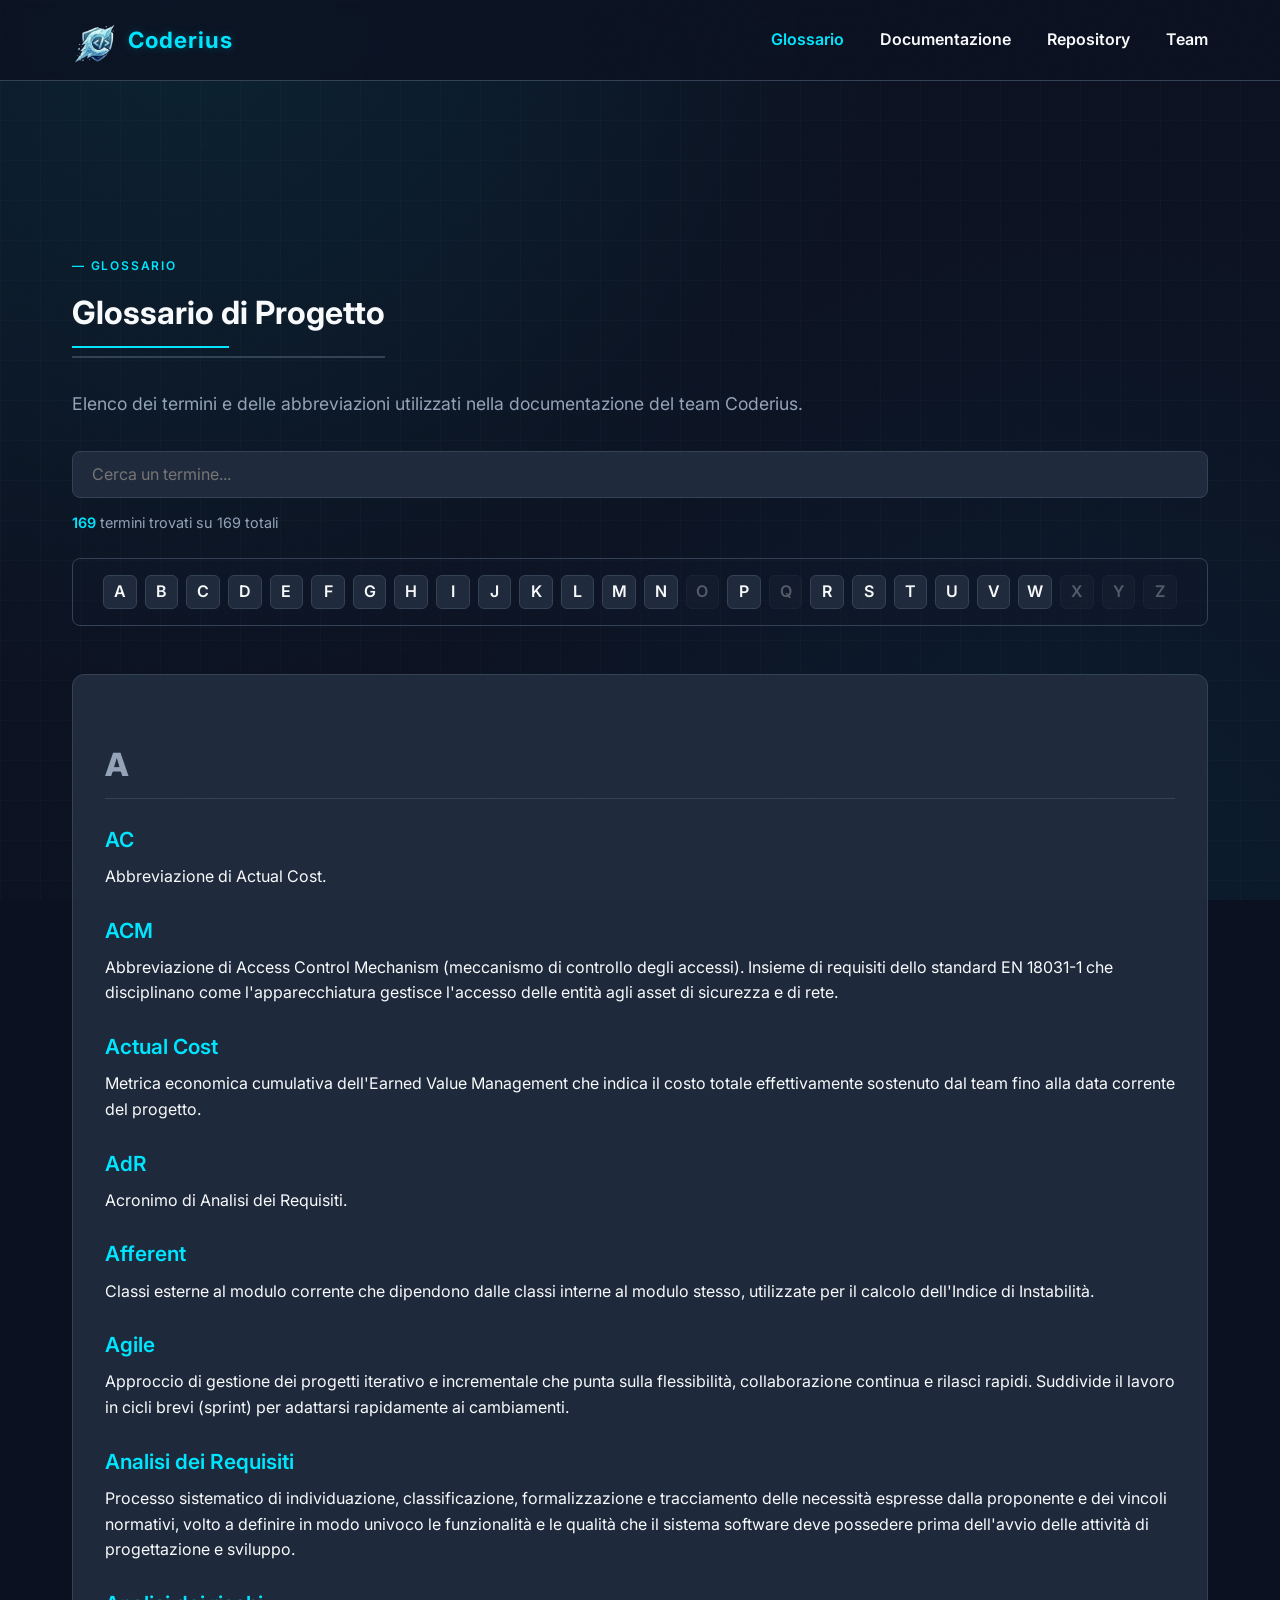
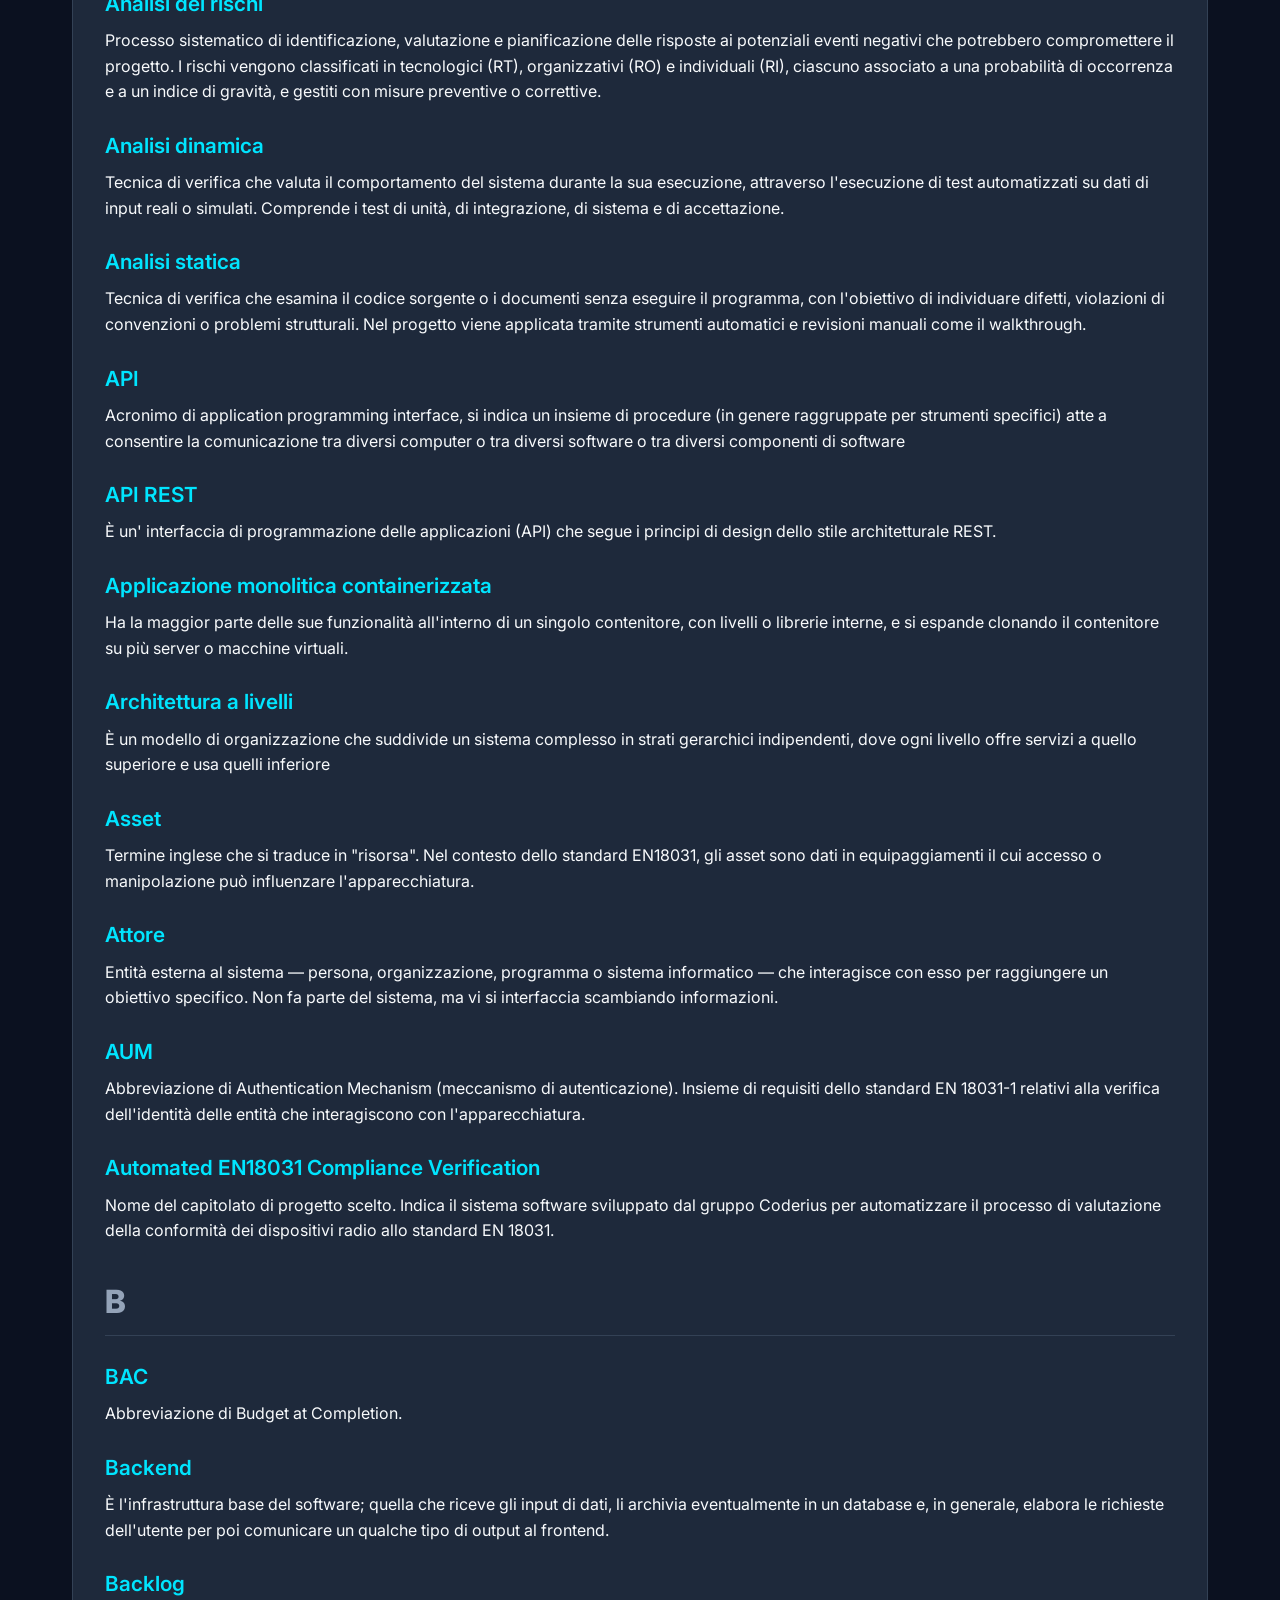
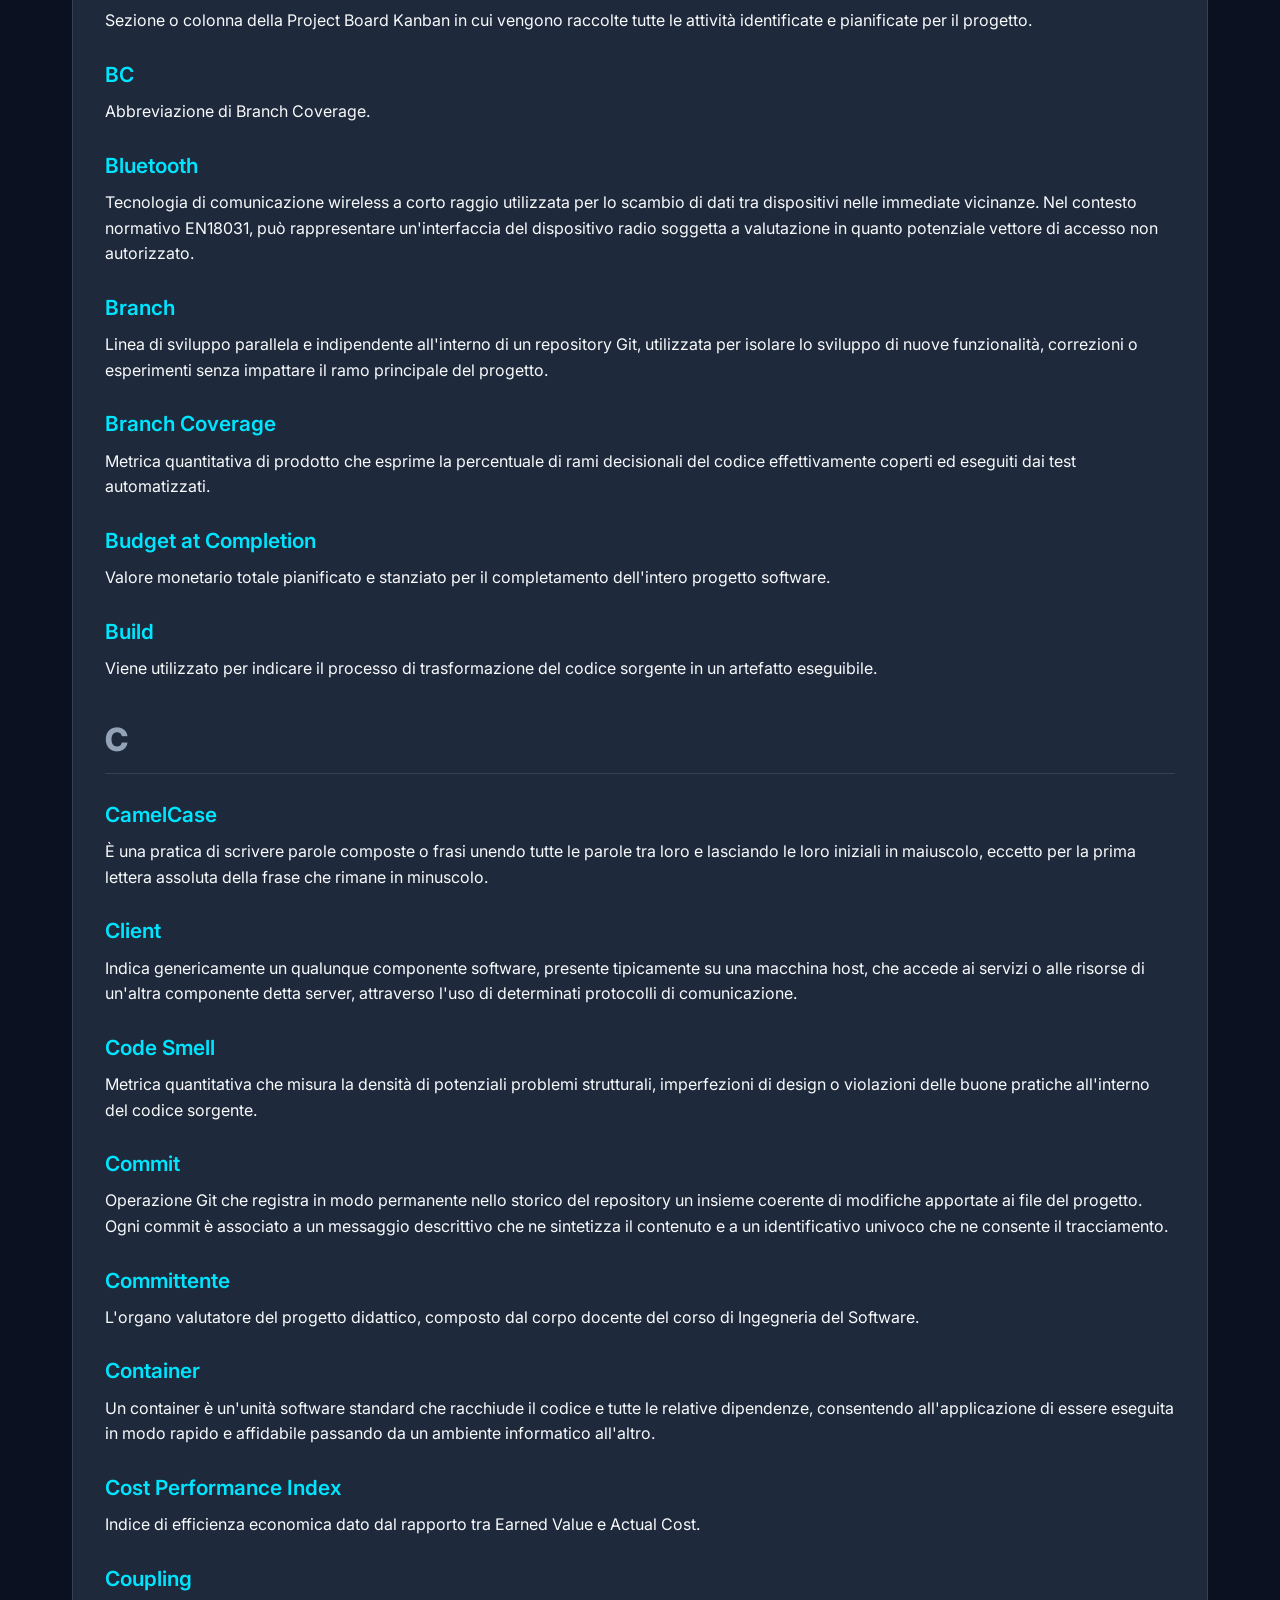
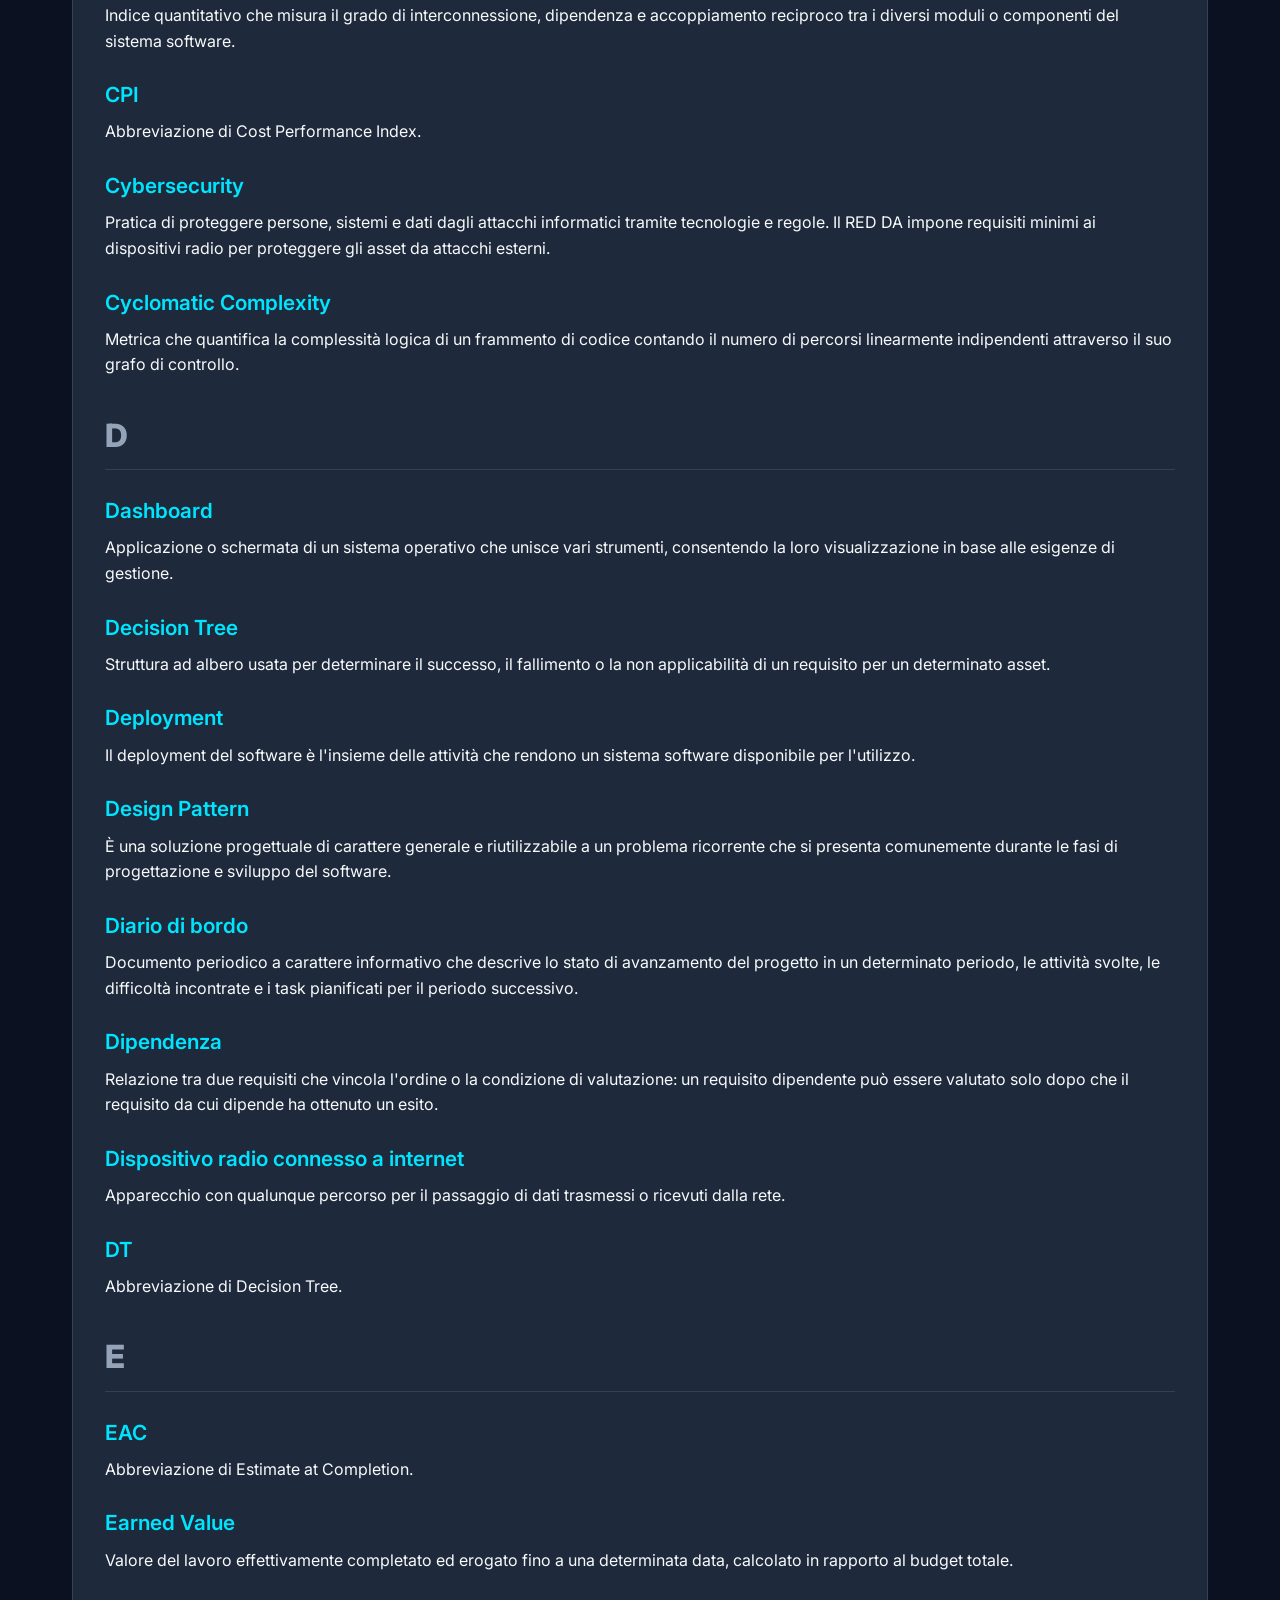
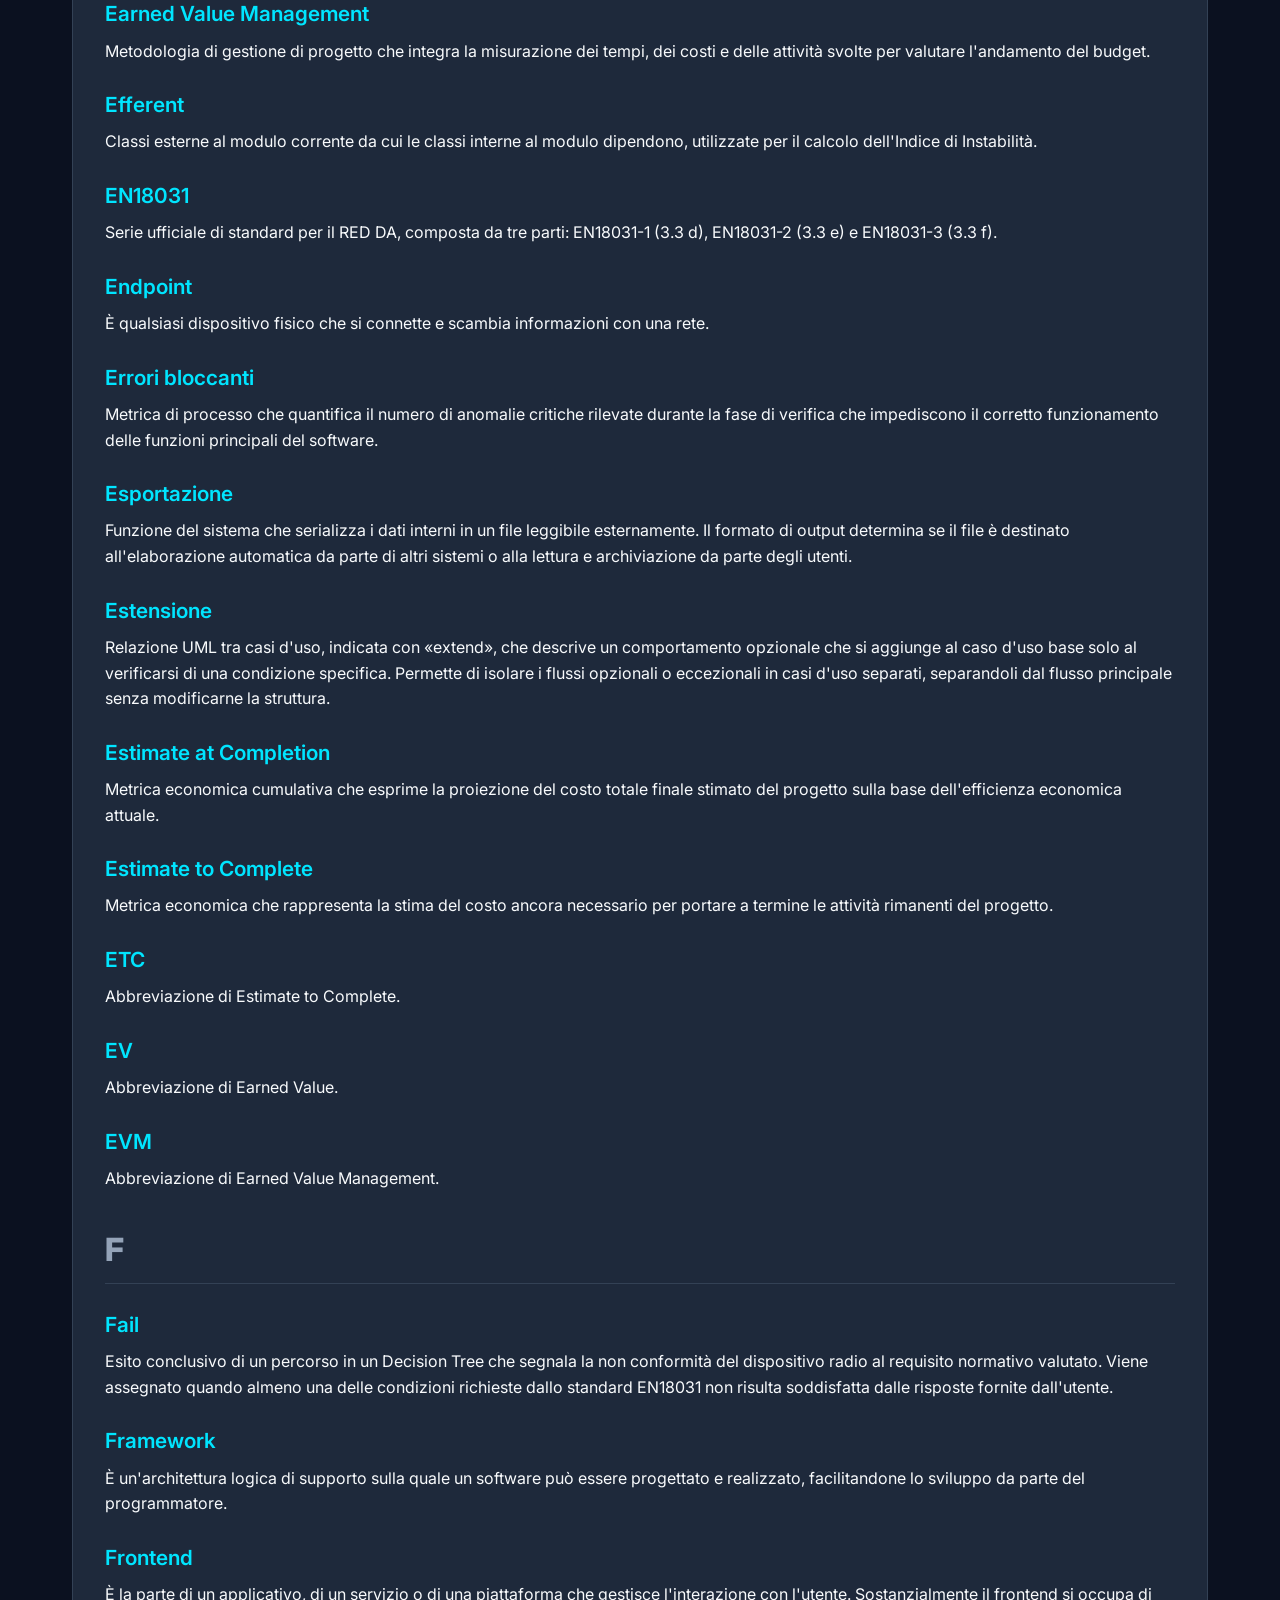
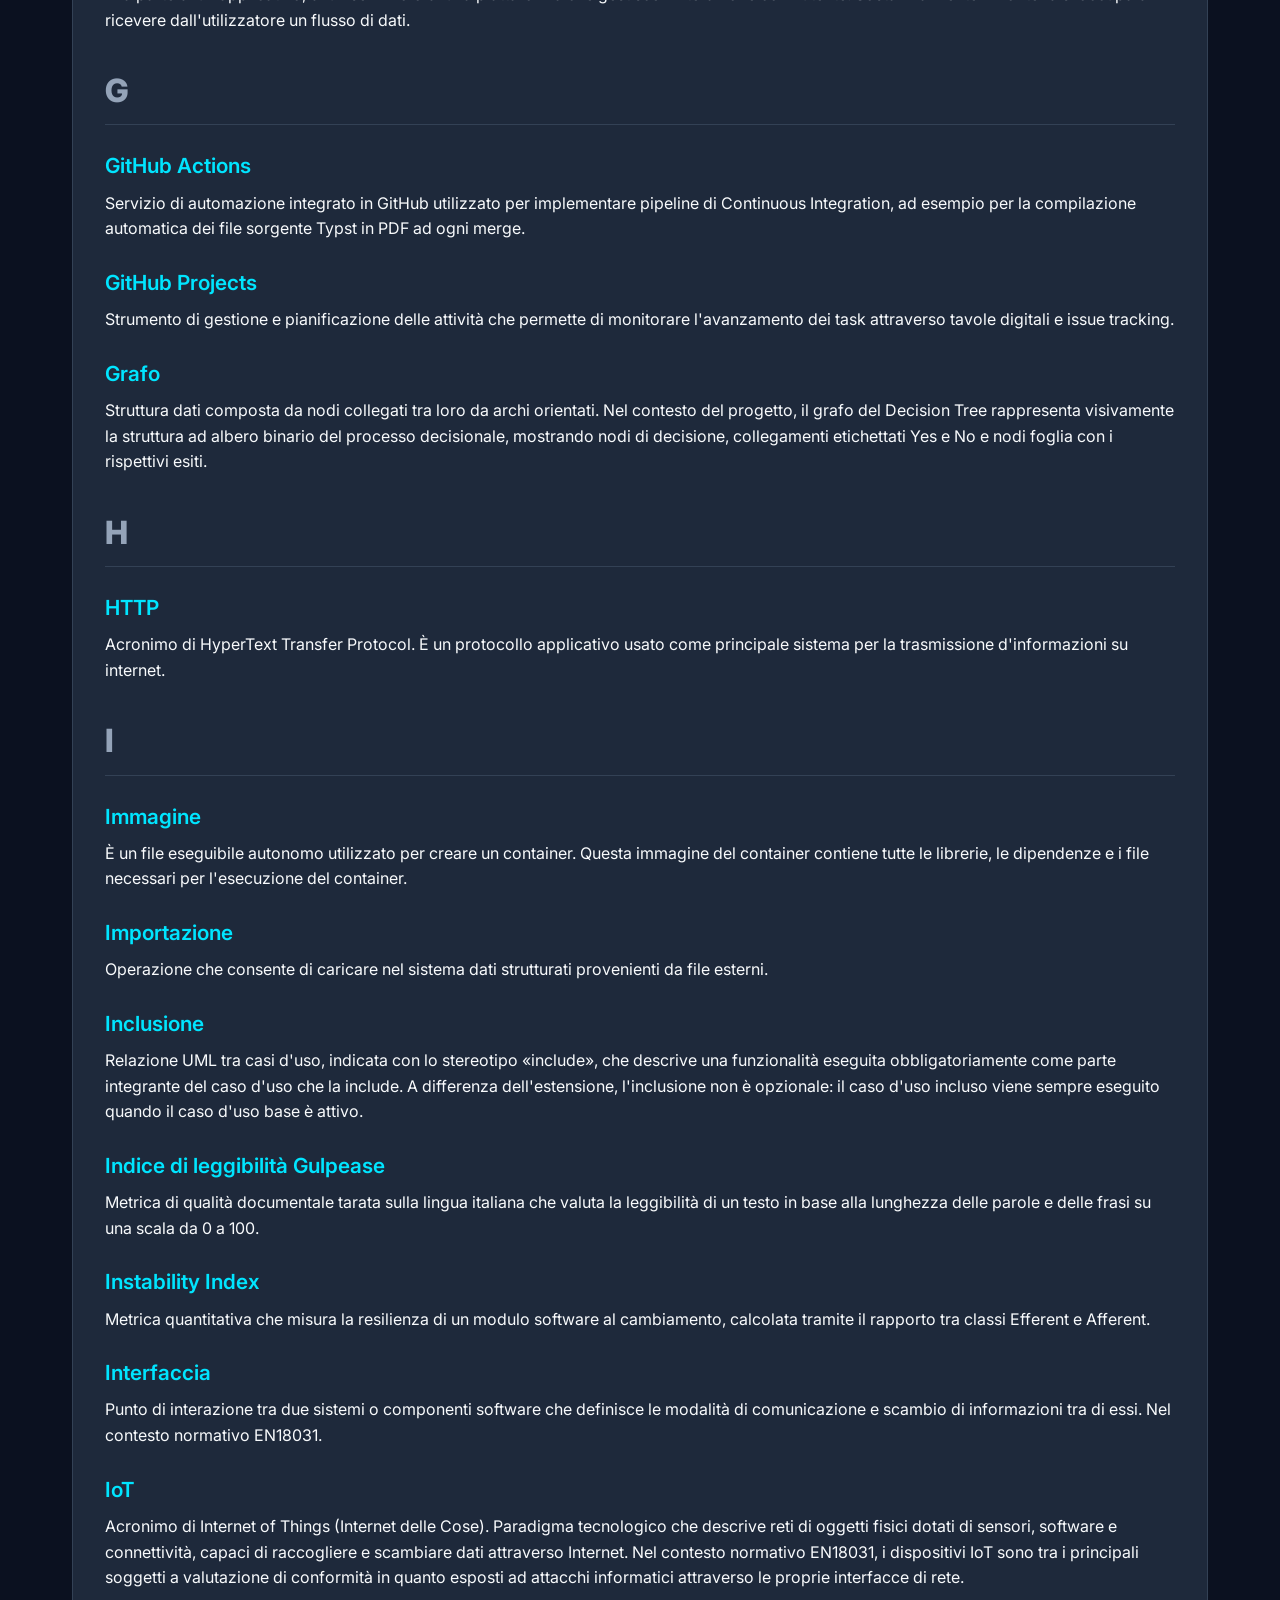
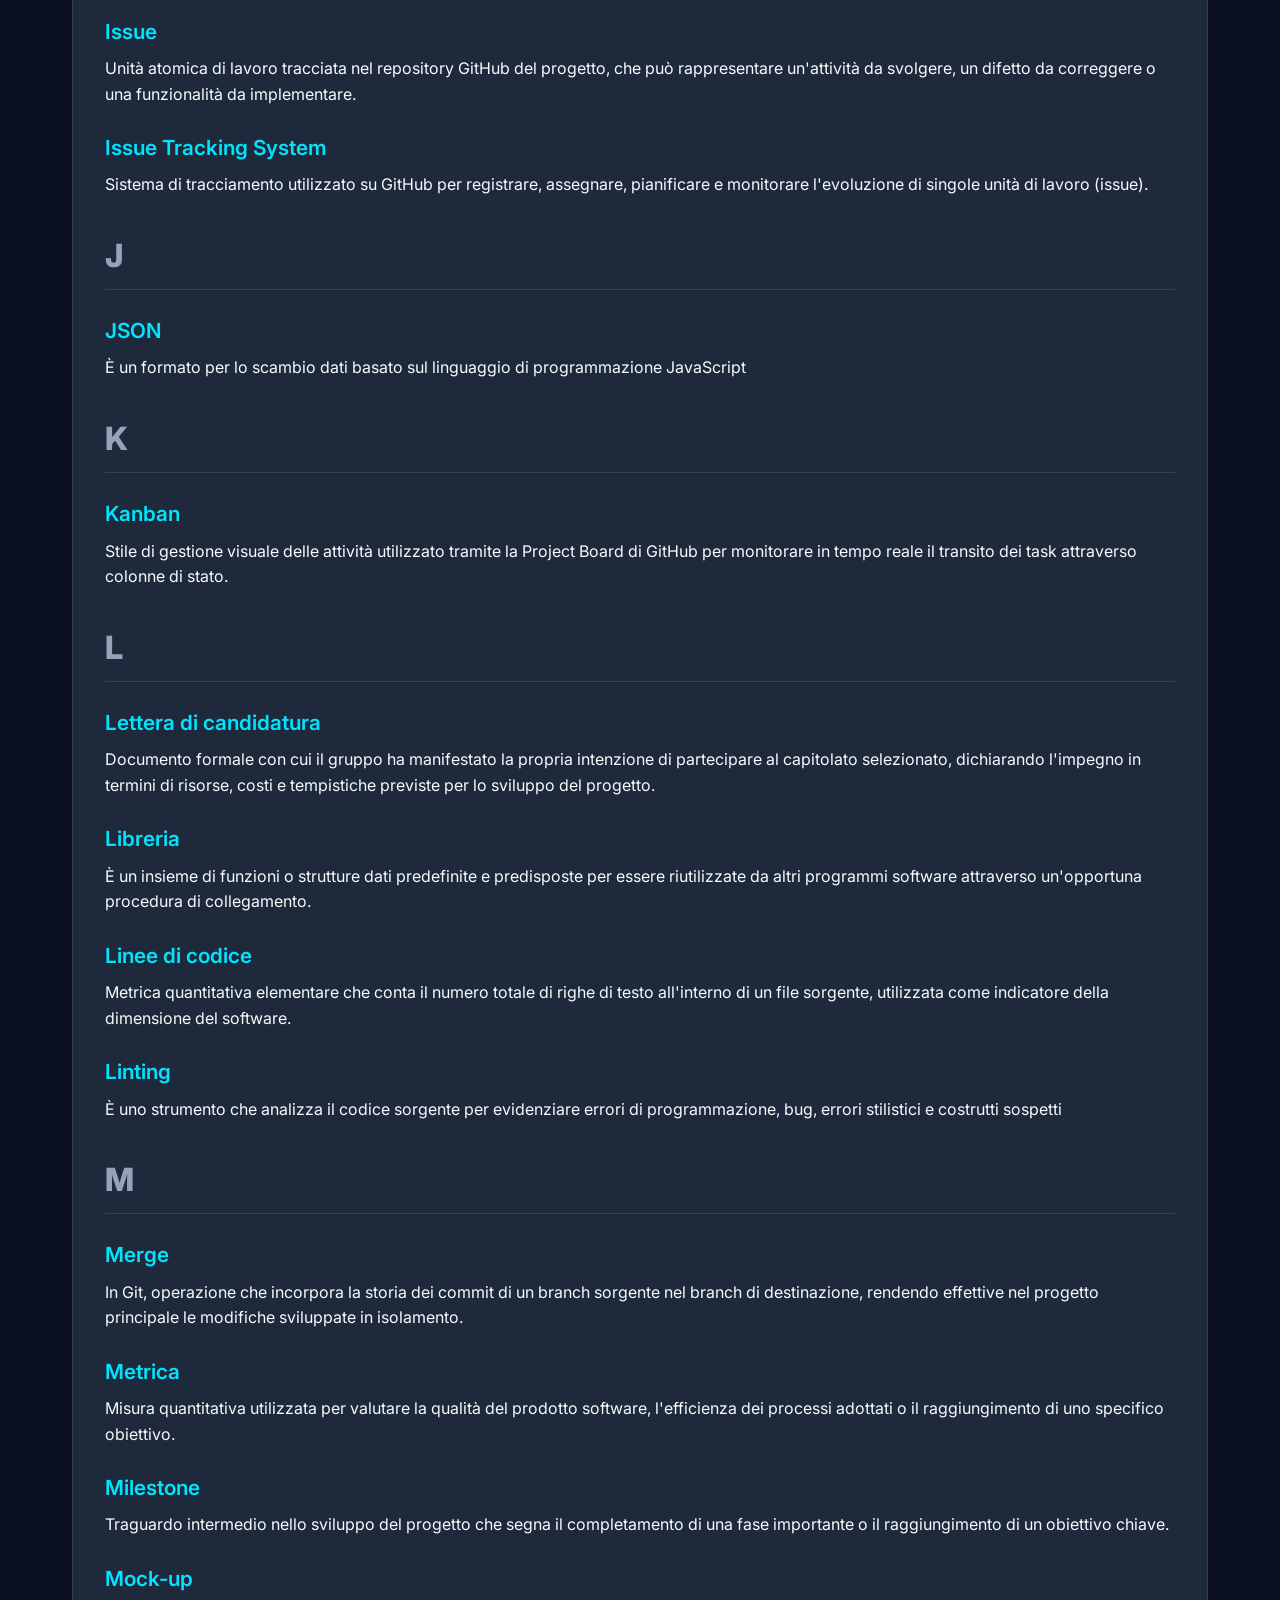
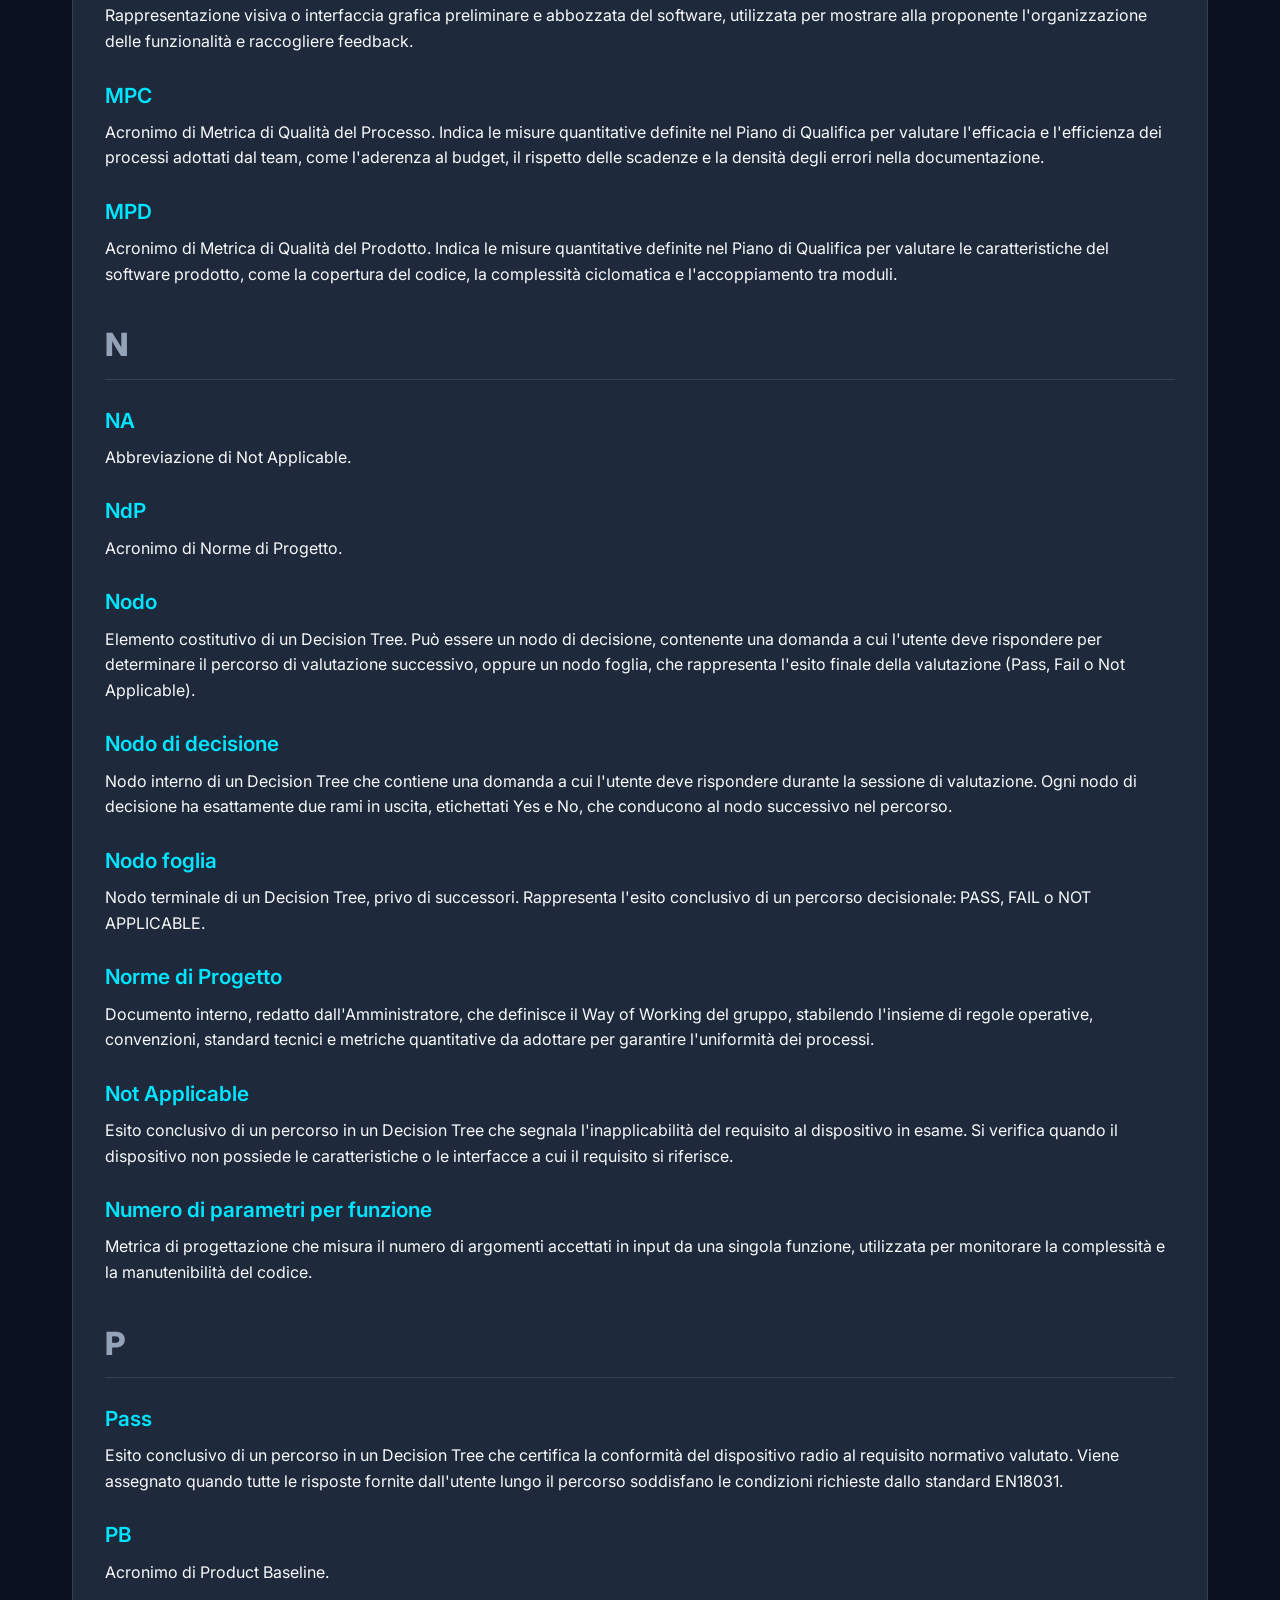
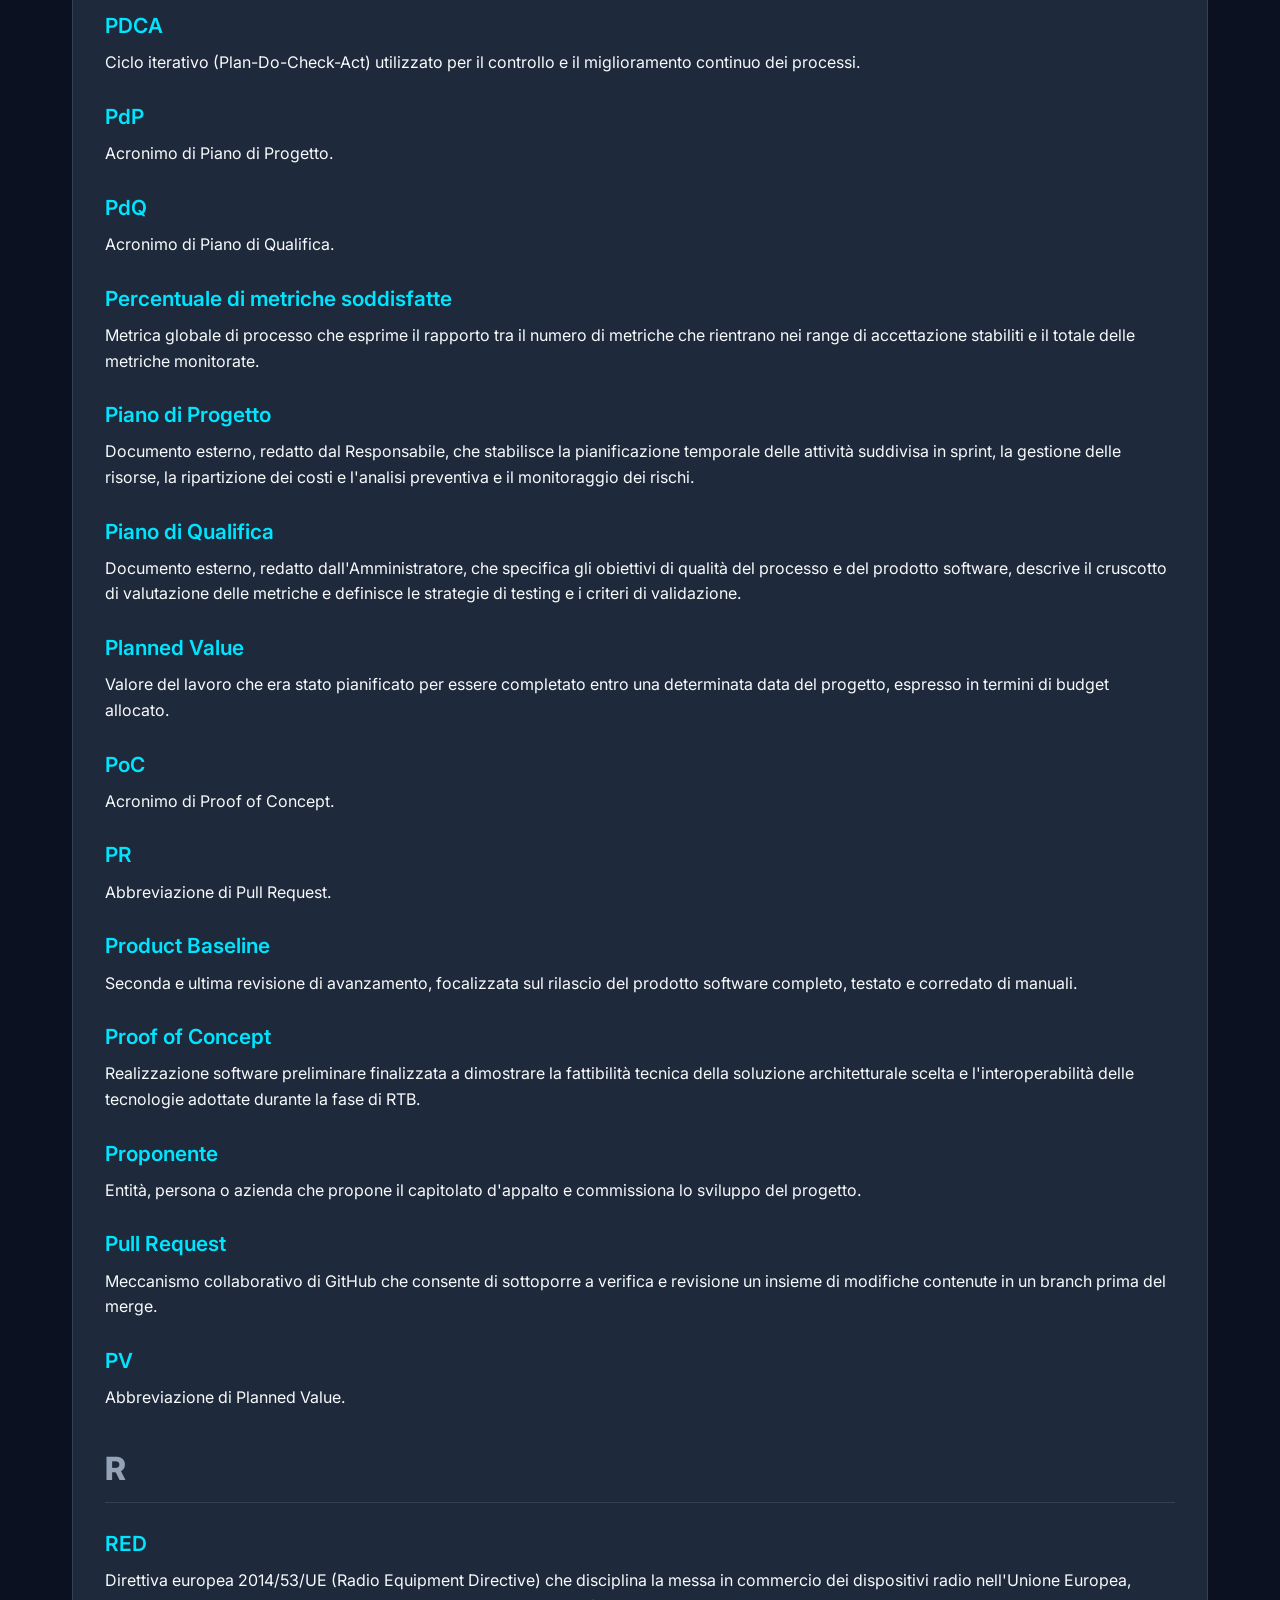
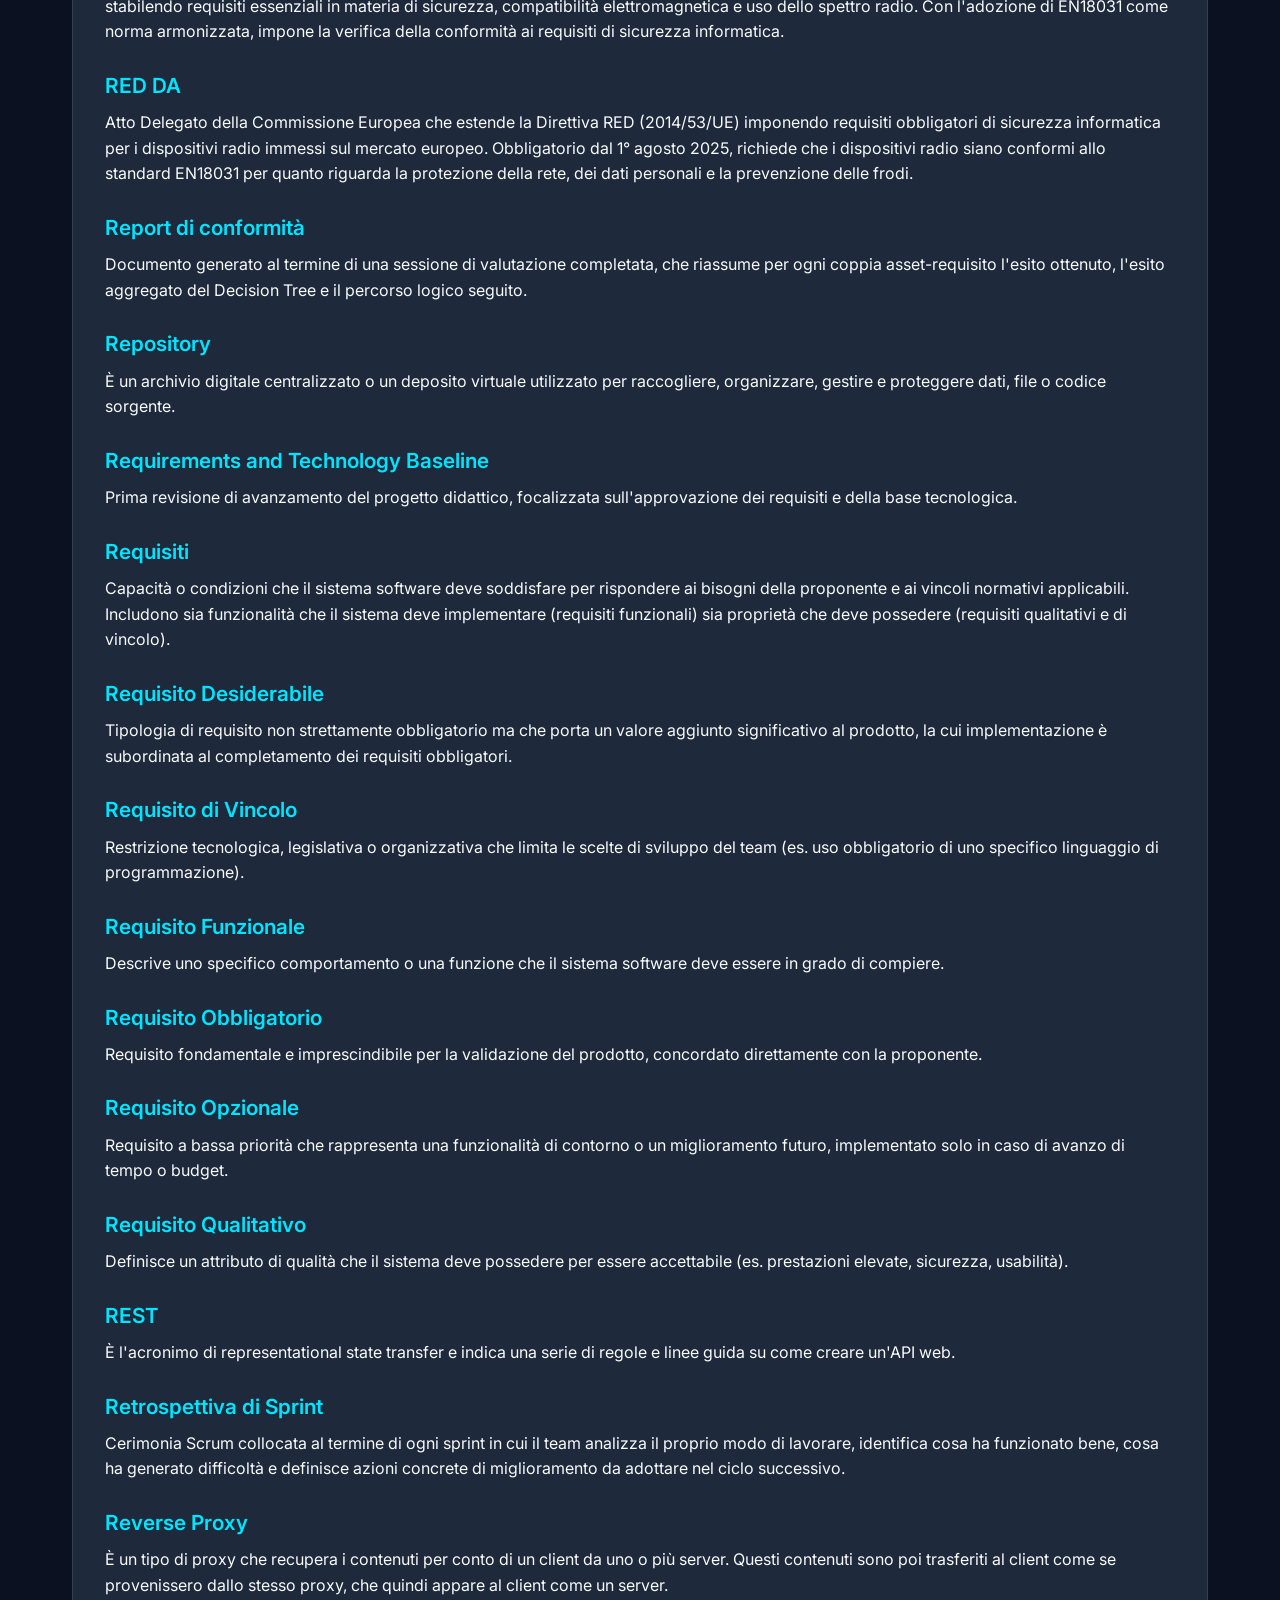
<file: website/glossario.html>
<!DOCTYPE html>
<html lang="it" class="scroll-smooth">
    <head>
        <meta charset="UTF-8">
        <meta name="viewport" content="width=device-width, initial-scale=1.0">
        <title>Glossario | Coderius SWE</title>
        <link rel="icon" type="image/png" href="assets/logoCoderius.png">
        <link rel="preconnect" href="https://fonts.googleapis.com">
        <link rel="preconnect" href="https://fonts.gstatic.com" crossorigin>
        <link href="https://fonts.googleapis.com/css2?family=Inter:wght@300;400;600;800&display=swap" rel="stylesheet">
        <link rel="stylesheet" href="style.css">
        <script src="script.js" defer></script>
    </head>
    <body>
        <header class="site-header">
            <div class="header-inner">
                <a href="index.html" class="logo">
                    <img src="assets/logoCoderius.png" alt="Logo Coderius" class="logo-img">
                    <h1>Coderius</h1>
                </a>
                <nav class="site-nav">
                    <a href="glossario.html" class="active-nav">Glossario</a>
                    <a href="index.html#docs">Documentazione</a>
                    <a href="index.html#repositories">Repository</a>
                    <a href="index.html#team">Team</a>
                </nav>
            </div>
        </header>

        <main class="page-content">
            <section class="docs">
                <div class="container">
                    <span class="section-eyebrow">— Glossario</span>
                    <h1 class="section-title">Glossario di Progetto</h1>
                    <p class="page-description">
                    Elenco dei termini e delle abbreviazioni utilizzati nella documentazione del team Coderius.
                    </p>
                    <div class="glossary-search-wrapper">
                        <input type="text" id="glossary-search" placeholder="Cerca un termine..." autocomplete="off">
                        <p class="search-stats">
                            <span id="found-count">169</span> termini trovati su <span id="total-count">169</span> totali
                        </p>
                    </div>
                    <nav class="glossary-index">
                    <!-- GLOSSARIO_INDEX_START -->
<a href="#letter-A">A</a>
<a href="#letter-B">B</a>
<a href="#letter-C">C</a>
<a href="#letter-D">D</a>
<a href="#letter-E">E</a>
<a href="#letter-F">F</a>
<a href="#letter-G">G</a>
<a href="#letter-H">H</a>
<a href="#letter-I">I</a>
<a href="#letter-J">J</a>
<a href="#letter-K">K</a>
<a href="#letter-L">L</a>
<a href="#letter-M">M</a>
<a href="#letter-N">N</a>
<a class="disabled">O</a>
<a href="#letter-P">P</a>
<a class="disabled">Q</a>
<a href="#letter-R">R</a>
<a href="#letter-S">S</a>
<a href="#letter-T">T</a>
<a href="#letter-U">U</a>
<a href="#letter-V">V</a>
<a href="#letter-W">W</a>
<a class="disabled">X</a>
<a class="disabled">Y</a>
<a class="disabled">Z</a>
<!-- GLOSSARIO_INDEX_END -->
                    </nav>
                    <div class="glossary-container">
                        <p id="no-results" style="display: none;">
                            Nessun termine trovato con i criteri di ricerca inseriti.
                        </p>
                    <!-- GLOSSARIO_LIST_START -->
<div class="glossary-letter" id="letter-A">A</div>
<div class="glossary-term" id="term-ac"><h3>AC</h3><p>Abbreviazione di Actual Cost.</p></div>
<div class="glossary-term" id="term-acm"><h3>ACM</h3><p>Abbreviazione di Access Control Mechanism (meccanismo di controllo degli accessi). Insieme di requisiti dello standard EN 18031-1 che disciplinano come l'apparecchiatura gestisce l'accesso delle entità agli asset di sicurezza e di rete.</p></div>
<div class="glossary-term" id="term-actual-cost"><h3>Actual Cost</h3><p>Metrica economica cumulativa dell'Earned Value Management che indica il costo totale effettivamente sostenuto dal team fino alla data corrente del progetto.</p></div>
<div class="glossary-term" id="term-adr"><h3>AdR</h3><p>Acronimo di Analisi dei Requisiti.</p></div>
<div class="glossary-term" id="term-afferent"><h3>Afferent</h3><p>Classi esterne al modulo corrente che dipendono dalle classi interne al modulo stesso, utilizzate per il calcolo dell'Indice di Instabilità.</p></div>
<div class="glossary-term" id="term-agile"><h3>Agile</h3><p>Approccio di gestione dei progetti iterativo e incrementale che punta sulla flessibilità, collaborazione continua e rilasci rapidi. Suddivide il lavoro in cicli brevi (sprint) per adattarsi rapidamente ai cambiamenti.</p></div>
<div class="glossary-term" id="term-analisi-dei-requisiti"><h3>Analisi dei Requisiti</h3><p>Processo sistematico di individuazione, classificazione, formalizzazione e tracciamento delle necessità espresse dalla proponente e dei vincoli normativi, volto a definire in modo univoco le funzionalità e le qualità che il sistema software deve possedere prima dell'avvio delle attività di progettazione e sviluppo.</p></div>
<div class="glossary-term" id="term-analisi-dei-rischi"><h3>Analisi dei rischi</h3><p>Processo sistematico di identificazione, valutazione e pianificazione delle risposte ai potenziali eventi negativi che potrebbero compromettere il progetto. I rischi vengono classificati in tecnologici (RT), organizzativi (RO) e individuali (RI), ciascuno associato a una probabilità di occorrenza e a un indice di gravità, e gestiti con misure preventive o correttive.</p></div>
<div class="glossary-term" id="term-analisi-dinamica"><h3>Analisi dinamica</h3><p>Tecnica di verifica che valuta il comportamento del sistema durante la sua esecuzione, attraverso l'esecuzione di test automatizzati su dati di input reali o simulati. Comprende i test di unità, di integrazione, di sistema e di accettazione.</p></div>
<div class="glossary-term" id="term-analisi-statica"><h3>Analisi statica</h3><p>Tecnica di verifica che esamina il codice sorgente o i documenti senza eseguire il programma, con l'obiettivo di individuare difetti, violazioni di convenzioni o problemi strutturali. Nel progetto viene applicata tramite strumenti automatici e revisioni manuali come il walkthrough.</p></div>
<div class="glossary-term" id="term-api"><h3>API</h3><p>Acronimo di application programming interface, si indica un insieme di procedure (in genere raggruppate per strumenti specifici) atte a consentire la comunicazione tra diversi computer o tra diversi software o tra diversi componenti di software</p></div>
<div class="glossary-term" id="term-api-rest"><h3>API REST</h3><p>È un' interfaccia di programmazione delle applicazioni (API) che segue i principi di design dello stile architetturale REST.</p></div>
<div class="glossary-term" id="term-applicazione-monolitica-containerizzata"><h3>Applicazione monolitica containerizzata</h3><p>Ha la maggior parte delle sue funzionalità all'interno di un singolo contenitore, con livelli o librerie interne, e si espande clonando il contenitore su più server o macchine virtuali.</p></div>
<div class="glossary-term" id="term-architettura-a-livelli"><h3>Architettura a livelli</h3><p>È un modello di organizzazione che suddivide un sistema complesso in strati gerarchici indipendenti, dove ogni livello offre servizi a quello superiore e usa quelli inferiore</p></div>
<div class="glossary-term" id="term-asset"><h3>Asset</h3><p>Termine inglese che si traduce in "risorsa". Nel contesto dello standard EN18031, gli asset sono dati in equipaggiamenti il cui accesso o manipolazione può influenzare l'apparecchiatura.</p></div>
<div class="glossary-term" id="term-attore"><h3>Attore</h3><p>Entità esterna al sistema — persona, organizzazione, programma o sistema informatico — che interagisce con esso per raggiungere un obiettivo specifico. Non fa parte del sistema, ma vi si interfaccia scambiando informazioni.</p></div>
<div class="glossary-term" id="term-aum"><h3>AUM</h3><p>Abbreviazione di Authentication Mechanism (meccanismo di autenticazione). Insieme di requisiti dello standard EN 18031-1 relativi alla verifica dell'identità delle entità che interagiscono con l'apparecchiatura.</p></div>
<div class="glossary-term" id="term-automated-en18031-compliance-verification"><h3>Automated EN18031 Compliance Verification</h3><p>Nome del capitolato di progetto scelto. Indica il sistema software sviluppato dal gruppo Coderius per automatizzare il processo di valutazione della conformità dei dispositivi radio allo standard EN 18031.</p></div>
<div class="glossary-letter" id="letter-B">B</div>
<div class="glossary-term" id="term-bac"><h3>BAC</h3><p>Abbreviazione di Budget at Completion.</p></div>
<div class="glossary-term" id="term-backend"><h3>Backend</h3><p>È l'infrastruttura base del software; quella che riceve gli input di dati, li archivia eventualmente in un database e, in generale, elabora le richieste dell'utente per poi comunicare un qualche tipo di output al frontend.</p></div>
<div class="glossary-term" id="term-backlog"><h3>Backlog</h3><p>Sezione o colonna della Project Board Kanban in cui vengono raccolte tutte le attività identificate e pianificate per il progetto.</p></div>
<div class="glossary-term" id="term-bc"><h3>BC</h3><p>Abbreviazione di Branch Coverage.</p></div>
<div class="glossary-term" id="term-bluetooth"><h3>Bluetooth</h3><p>Tecnologia di comunicazione wireless a corto raggio utilizzata per lo scambio di dati tra dispositivi nelle immediate vicinanze. Nel contesto normativo EN18031, può rappresentare un'interfaccia del dispositivo radio soggetta a valutazione in quanto potenziale vettore di accesso non autorizzato.</p></div>
<div class="glossary-term" id="term-branch"><h3>Branch</h3><p>Linea di sviluppo parallela e indipendente all'interno di un repository Git, utilizzata per isolare lo sviluppo di nuove funzionalità, correzioni o esperimenti senza impattare il ramo principale del progetto.</p></div>
<div class="glossary-term" id="term-branch-coverage"><h3>Branch Coverage</h3><p>Metrica quantitativa di prodotto che esprime la percentuale di rami decisionali del codice effettivamente coperti ed eseguiti dai test automatizzati.</p></div>
<div class="glossary-term" id="term-budget-at-completion"><h3>Budget at Completion</h3><p>Valore monetario totale pianificato e stanziato per il completamento dell'intero progetto software.</p></div>
<div class="glossary-term" id="term-build"><h3>Build</h3><p>Viene utilizzato per indicare il processo di trasformazione del codice sorgente in un artefatto eseguibile.</p></div>
<div class="glossary-letter" id="letter-C">C</div>
<div class="glossary-term" id="term-camelcase"><h3>CamelCase</h3><p>È una pratica di scrivere parole composte o frasi unendo tutte le parole tra loro e lasciando le loro iniziali in maiuscolo, eccetto per la prima lettera assoluta della frase che rimane in minuscolo.</p></div>
<div class="glossary-term" id="term-client"><h3>Client</h3><p>Indica genericamente un qualunque componente software, presente tipicamente su una macchina host, che accede ai servizi o alle risorse di un'altra componente detta server, attraverso l'uso di determinati protocolli di comunicazione.</p></div>
<div class="glossary-term" id="term-code-smell"><h3>Code Smell</h3><p>Metrica quantitativa che misura la densità di potenziali problemi strutturali, imperfezioni di design o violazioni delle buone pratiche all'interno del codice sorgente.</p></div>
<div class="glossary-term" id="term-commit"><h3>Commit</h3><p>Operazione Git che registra in modo permanente nello storico del repository un insieme coerente di modifiche apportate ai file del progetto. Ogni commit è associato a un messaggio descrittivo che ne sintetizza il contenuto e a un identificativo univoco che ne consente il tracciamento.</p></div>
<div class="glossary-term" id="term-committente"><h3>Committente</h3><p>L'organo valutatore del progetto didattico, composto dal corpo docente del corso di Ingegneria del Software.</p></div>
<div class="glossary-term" id="term-container"><h3>Container</h3><p>Un container è un'unità software standard che racchiude il codice e tutte le relative dipendenze, consentendo all'applicazione di essere eseguita in modo rapido e affidabile passando da un ambiente informatico all'altro.</p></div>
<div class="glossary-term" id="term-cost-performance-index"><h3>Cost Performance Index</h3><p>Indice di efficienza economica dato dal rapporto tra Earned Value e Actual Cost.</p></div>
<div class="glossary-term" id="term-coupling"><h3>Coupling</h3><p>Indice quantitativo che misura il grado di interconnessione, dipendenza e accoppiamento reciproco tra i diversi moduli o componenti del sistema software.</p></div>
<div class="glossary-term" id="term-cpi"><h3>CPI</h3><p>Abbreviazione di Cost Performance Index.</p></div>
<div class="glossary-term" id="term-cybersecurity"><h3>Cybersecurity</h3><p>Pratica di proteggere persone, sistemi e dati dagli attacchi informatici tramite tecnologie e regole. Il RED DA impone requisiti minimi ai dispositivi radio per proteggere gli asset da attacchi esterni.</p></div>
<div class="glossary-term" id="term-cyclomatic-complexity"><h3>Cyclomatic Complexity</h3><p>Metrica che quantifica la complessità logica di un frammento di codice contando il numero di percorsi linearmente indipendenti attraverso il suo grafo di controllo.</p></div>
<div class="glossary-letter" id="letter-D">D</div>
<div class="glossary-term" id="term-dashboard"><h3>Dashboard</h3><p>Applicazione o schermata di un sistema operativo che unisce vari strumenti, consentendo la loro visualizzazione in base alle esigenze di gestione.</p></div>
<div class="glossary-term" id="term-decision-tree"><h3>Decision Tree</h3><p>Struttura ad albero usata per determinare il successo, il fallimento o la non applicabilità di un requisito per un determinato asset.</p></div>
<div class="glossary-term" id="term-deployment"><h3>Deployment</h3><p>Il deployment del software è l'insieme delle attività che rendono un sistema software disponibile per l'utilizzo.</p></div>
<div class="glossary-term" id="term-design-pattern"><h3>Design Pattern</h3><p>È una soluzione progettuale di carattere generale e riutilizzabile a un problema ricorrente che si presenta comunemente durante le fasi di progettazione e sviluppo del software.</p></div>
<div class="glossary-term" id="term-diario-di-bordo"><h3>Diario di bordo</h3><p>Documento periodico a carattere informativo che descrive lo stato di avanzamento del progetto in un determinato periodo, le attività svolte, le difficoltà incontrate e i task pianificati per il periodo successivo.</p></div>
<div class="glossary-term" id="term-dipendenza"><h3>Dipendenza</h3><p>Relazione tra due requisiti che vincola l'ordine o la condizione di valutazione: un requisito dipendente può essere valutato solo dopo che il requisito da cui dipende ha ottenuto un esito.</p></div>
<div class="glossary-term" id="term-dispositivo-radio-connesso-a-internet"><h3>Dispositivo radio connesso a internet</h3><p>Apparecchio con qualunque percorso per il passaggio di dati trasmessi o ricevuti dalla rete.</p></div>
<div class="glossary-term" id="term-dt"><h3>DT</h3><p>Abbreviazione di Decision Tree.</p></div>
<div class="glossary-letter" id="letter-E">E</div>
<div class="glossary-term" id="term-eac"><h3>EAC</h3><p>Abbreviazione di Estimate at Completion.</p></div>
<div class="glossary-term" id="term-earned-value"><h3>Earned Value</h3><p>Valore del lavoro effettivamente completato ed erogato fino a una determinata data, calcolato in rapporto al budget totale.</p></div>
<div class="glossary-term" id="term-earned-value-management"><h3>Earned Value Management</h3><p>Metodologia di gestione di progetto che integra la misurazione dei tempi, dei costi e delle attività svolte per valutare l'andamento del budget.</p></div>
<div class="glossary-term" id="term-efferent"><h3>Efferent</h3><p>Classi esterne al modulo corrente da cui le classi interne al modulo dipendono, utilizzate per il calcolo dell'Indice di Instabilità.</p></div>
<div class="glossary-term" id="term-en18031"><h3>EN18031</h3><p>Serie ufficiale di standard per il RED DA, composta da tre parti: EN18031-1 (3.3 d), EN18031-2 (3.3 e) e EN18031-3 (3.3 f).</p></div>
<div class="glossary-term" id="term-endpoint"><h3>Endpoint</h3><p>È qualsiasi dispositivo fisico che si connette e scambia informazioni con una rete.</p></div>
<div class="glossary-term" id="term-errori-bloccanti"><h3>Errori bloccanti</h3><p>Metrica di processo che quantifica il numero di anomalie critiche rilevate durante la fase di verifica che impediscono il corretto funzionamento delle funzioni principali del software.</p></div>
<div class="glossary-term" id="term-esportazione"><h3>Esportazione</h3><p>Funzione del sistema che serializza i dati interni in un file leggibile esternamente. Il formato di output determina se il file è destinato all'elaborazione automatica da parte di altri sistemi o alla lettura e archiviazione da parte degli utenti.</p></div>
<div class="glossary-term" id="term-estensione"><h3>Estensione</h3><p>Relazione UML tra casi d'uso, indicata con «extend», che descrive un comportamento opzionale che si aggiunge al caso d'uso base solo al verificarsi di una condizione specifica. Permette di isolare i flussi opzionali o eccezionali in casi d'uso separati, separandoli dal flusso principale senza modificarne la struttura.</p></div>
<div class="glossary-term" id="term-estimate-at-completion"><h3>Estimate at Completion</h3><p>Metrica economica cumulativa che esprime la proiezione del costo totale finale stimato del progetto sulla base dell'efficienza economica attuale.</p></div>
<div class="glossary-term" id="term-estimate-to-complete"><h3>Estimate to Complete</h3><p>Metrica economica che rappresenta la stima del costo ancora necessario per portare a termine le attività rimanenti del progetto.</p></div>
<div class="glossary-term" id="term-etc"><h3>ETC</h3><p>Abbreviazione di Estimate to Complete.</p></div>
<div class="glossary-term" id="term-ev"><h3>EV</h3><p>Abbreviazione di Earned Value.</p></div>
<div class="glossary-term" id="term-evm"><h3>EVM</h3><p>Abbreviazione di Earned Value Management.</p></div>
<div class="glossary-letter" id="letter-F">F</div>
<div class="glossary-term" id="term-fail"><h3>Fail</h3><p>Esito conclusivo di un percorso in un Decision Tree che segnala la non conformità del dispositivo radio al requisito normativo valutato. Viene assegnato quando almeno una delle condizioni richieste dallo standard EN18031 non risulta soddisfatta dalle risposte fornite dall'utente.</p></div>
<div class="glossary-term" id="term-framework"><h3>Framework</h3><p>È un'architettura logica di supporto sulla quale un software può essere progettato e realizzato, facilitandone lo sviluppo da parte del programmatore.</p></div>
<div class="glossary-term" id="term-frontend"><h3>Frontend</h3><p>È la parte di un applicativo, di un servizio o di una piattaforma che gestisce l'interazione con l'utente. Sostanzialmente il frontend si occupa di ricevere dall'utilizzatore un flusso di dati.</p></div>
<div class="glossary-letter" id="letter-G">G</div>
<div class="glossary-term" id="term-github-actions"><h3>GitHub Actions</h3><p>Servizio di automazione integrato in GitHub utilizzato per implementare pipeline di Continuous Integration, ad esempio per la compilazione automatica dei file sorgente Typst in PDF ad ogni merge.</p></div>
<div class="glossary-term" id="term-github-projects"><h3>GitHub Projects</h3><p>Strumento di gestione e pianificazione delle attività che permette di monitorare l'avanzamento dei task attraverso tavole digitali e issue tracking.</p></div>
<div class="glossary-term" id="term-grafo"><h3>Grafo</h3><p>Struttura dati composta da nodi collegati tra loro da archi orientati. Nel contesto del progetto, il grafo del Decision Tree rappresenta visivamente la struttura ad albero binario del processo decisionale, mostrando nodi di decisione, collegamenti etichettati Yes e No e nodi foglia con i rispettivi esiti.</p></div>
<div class="glossary-letter" id="letter-H">H</div>
<div class="glossary-term" id="term-http"><h3>HTTP</h3><p>Acronimo di HyperText Transfer Protocol. È un protocollo applicativo usato come principale sistema per la trasmissione d'informazioni su internet.</p></div>
<div class="glossary-letter" id="letter-I">I</div>
<div class="glossary-term" id="term-immagine"><h3>Immagine</h3><p>È un file eseguibile autonomo utilizzato per creare un container. Questa immagine del container contiene tutte le librerie, le dipendenze e i file necessari per l'esecuzione del container.</p></div>
<div class="glossary-term" id="term-importazione"><h3>Importazione</h3><p>Operazione che consente di caricare nel sistema dati strutturati provenienti da file esterni.</p></div>
<div class="glossary-term" id="term-inclusione"><h3>Inclusione</h3><p>Relazione UML tra casi d'uso, indicata con lo stereotipo «include», che descrive una funzionalità eseguita obbligatoriamente come parte integrante del caso d'uso che la include. A differenza dell'estensione, l'inclusione non è opzionale: il caso d'uso incluso viene sempre eseguito quando il caso d'uso base è attivo.</p></div>
<div class="glossary-term" id="term-indice-di-leggibilità-gulpease"><h3>Indice di leggibilità Gulpease</h3><p>Metrica di qualità documentale tarata sulla lingua italiana che valuta la leggibilità di un testo in base alla lunghezza delle parole e delle frasi su una scala da 0 a 100.</p></div>
<div class="glossary-term" id="term-instability-index"><h3>Instability Index</h3><p>Metrica quantitativa che misura la resilienza di un modulo software al cambiamento, calcolata tramite il rapporto tra classi Efferent e Afferent.</p></div>
<div class="glossary-term" id="term-interfaccia"><h3>Interfaccia</h3><p>Punto di interazione tra due sistemi o componenti software che definisce le modalità di comunicazione e scambio di informazioni tra di essi. Nel contesto normativo EN18031.</p></div>
<div class="glossary-term" id="term-iot"><h3>IoT</h3><p>Acronimo di Internet of Things (Internet delle Cose). Paradigma tecnologico che descrive reti di oggetti fisici dotati di sensori, software e connettività, capaci di raccogliere e scambiare dati attraverso Internet. Nel contesto normativo EN18031, i dispositivi IoT sono tra i principali soggetti a valutazione di conformità in quanto esposti ad attacchi informatici attraverso le proprie interfacce di rete.</p></div>
<div class="glossary-term" id="term-issue"><h3>Issue</h3><p>Unità atomica di lavoro tracciata nel repository GitHub del progetto, che può rappresentare un'attività da svolgere, un difetto da correggere o una funzionalità da implementare.</p></div>
<div class="glossary-term" id="term-issue-tracking-system"><h3>Issue Tracking System</h3><p>Sistema di tracciamento utilizzato su GitHub per registrare, assegnare, pianificare e monitorare l'evoluzione di singole unità di lavoro (issue).</p></div>
<div class="glossary-letter" id="letter-J">J</div>
<div class="glossary-term" id="term-json"><h3>JSON</h3><p>È un formato per lo scambio dati basato sul linguaggio di programmazione JavaScript</p></div>
<div class="glossary-letter" id="letter-K">K</div>
<div class="glossary-term" id="term-kanban"><h3>Kanban</h3><p>Stile di gestione visuale delle attività utilizzato tramite la Project Board di GitHub per monitorare in tempo reale il transito dei task attraverso colonne di stato.</p></div>
<div class="glossary-letter" id="letter-L">L</div>
<div class="glossary-term" id="term-lettera-di-candidatura"><h3>Lettera di candidatura</h3><p>Documento formale con cui il gruppo ha manifestato la propria intenzione di partecipare al capitolato selezionato, dichiarando l'impegno in termini di risorse, costi e tempistiche previste per lo sviluppo del progetto.</p></div>
<div class="glossary-term" id="term-libreria"><h3>Libreria</h3><p>È un insieme di funzioni o strutture dati predefinite e predisposte per essere riutilizzate da altri programmi software attraverso un'opportuna procedura di collegamento.</p></div>
<div class="glossary-term" id="term-linee-di-codice"><h3>Linee di codice</h3><p>Metrica quantitativa elementare che conta il numero totale di righe di testo all'interno di un file sorgente, utilizzata come indicatore della dimensione del software.</p></div>
<div class="glossary-term" id="term-linting"><h3>Linting</h3><p>È uno strumento che analizza il codice sorgente per evidenziare errori di programmazione, bug, errori stilistici e costrutti sospetti</p></div>
<div class="glossary-letter" id="letter-M">M</div>
<div class="glossary-term" id="term-merge"><h3>Merge</h3><p>In Git, operazione che incorpora la storia dei commit di un branch sorgente nel branch di destinazione, rendendo effettive nel progetto principale le modifiche sviluppate in isolamento.</p></div>
<div class="glossary-term" id="term-metrica"><h3>Metrica</h3><p>Misura quantitativa utilizzata per valutare la qualità del prodotto software, l'efficienza dei processi adottati o il raggiungimento di uno specifico obiettivo.</p></div>
<div class="glossary-term" id="term-milestone"><h3>Milestone</h3><p>Traguardo intermedio nello sviluppo del progetto che segna il completamento di una fase importante o il raggiungimento di un obiettivo chiave.</p></div>
<div class="glossary-term" id="term-mock-up"><h3>Mock-up</h3><p>Rappresentazione visiva o interfaccia grafica preliminare e abbozzata del software, utilizzata per mostrare alla proponente l'organizzazione delle funzionalità e raccogliere feedback.</p></div>
<div class="glossary-term" id="term-mpc"><h3>MPC</h3><p>Acronimo di Metrica di Qualità del Processo. Indica le misure quantitative definite nel Piano di Qualifica per valutare l'efficacia e l'efficienza dei processi adottati dal team, come l'aderenza al budget, il rispetto delle scadenze e la densità degli errori nella documentazione.</p></div>
<div class="glossary-term" id="term-mpd"><h3>MPD</h3><p>Acronimo di Metrica di Qualità del Prodotto. Indica le misure quantitative definite nel Piano di Qualifica per valutare le caratteristiche del software prodotto, come la copertura del codice, la complessità ciclomatica e l'accoppiamento tra moduli.</p></div>
<div class="glossary-letter" id="letter-N">N</div>
<div class="glossary-term" id="term-na"><h3>NA</h3><p>Abbreviazione di Not Applicable.</p></div>
<div class="glossary-term" id="term-ndp"><h3>NdP</h3><p>Acronimo di Norme di Progetto.</p></div>
<div class="glossary-term" id="term-nodo"><h3>Nodo</h3><p>Elemento costitutivo di un Decision Tree. Può essere un nodo di decisione, contenente una domanda a cui l'utente deve rispondere per determinare il percorso di valutazione successivo, oppure un nodo foglia, che rappresenta l'esito finale della valutazione (Pass, Fail o Not Applicable).</p></div>
<div class="glossary-term" id="term-nodo-di-decisione"><h3>Nodo di decisione</h3><p>Nodo interno di un Decision Tree che contiene una domanda a cui l'utente deve rispondere durante la sessione di valutazione. Ogni nodo di decisione ha esattamente due rami in uscita, etichettati Yes e No, che conducono al nodo successivo nel percorso.</p></div>
<div class="glossary-term" id="term-nodo-foglia"><h3>Nodo foglia</h3><p>Nodo terminale di un Decision Tree, privo di successori. Rappresenta l'esito conclusivo di un percorso decisionale: PASS, FAIL o NOT APPLICABLE.</p></div>
<div class="glossary-term" id="term-norme-di-progetto"><h3>Norme di Progetto</h3><p>Documento interno, redatto dall'Amministratore, che definisce il Way of Working del gruppo, stabilendo l'insieme di regole operative, convenzioni, standard tecnici e metriche quantitative da adottare per garantire l'uniformità dei processi.</p></div>
<div class="glossary-term" id="term-not-applicable"><h3>Not Applicable</h3><p>Esito conclusivo di un percorso in un Decision Tree che segnala l'inapplicabilità del requisito al dispositivo in esame. Si verifica quando il dispositivo non possiede le caratteristiche o le interfacce a cui il requisito si riferisce.</p></div>
<div class="glossary-term" id="term-numero-di-parametri-per-funzione"><h3>Numero di parametri per funzione</h3><p>Metrica di progettazione che misura il numero di argomenti accettati in input da una singola funzione, utilizzata per monitorare la complessità e la manutenibilità del codice.</p></div>
<div class="glossary-letter" id="letter-P">P</div>
<div class="glossary-term" id="term-pass"><h3>Pass</h3><p>Esito conclusivo di un percorso in un Decision Tree che certifica la conformità del dispositivo radio al requisito normativo valutato. Viene assegnato quando tutte le risposte fornite dall'utente lungo il percorso soddisfano le condizioni richieste dallo standard EN18031.</p></div>
<div class="glossary-term" id="term-pb"><h3>PB</h3><p>Acronimo di Product Baseline.</p></div>
<div class="glossary-term" id="term-pdca"><h3>PDCA</h3><p>Ciclo iterativo (Plan-Do-Check-Act) utilizzato per il controllo e il miglioramento continuo dei processi.</p></div>
<div class="glossary-term" id="term-pdp"><h3>PdP</h3><p>Acronimo di Piano di Progetto.</p></div>
<div class="glossary-term" id="term-pdq"><h3>PdQ</h3><p>Acronimo di Piano di Qualifica.</p></div>
<div class="glossary-term" id="term-percentuale-di-metriche-soddisfatte"><h3>Percentuale di metriche soddisfatte</h3><p>Metrica globale di processo che esprime il rapporto tra il numero di metriche che rientrano nei range di accettazione stabiliti e il totale delle metriche monitorate.</p></div>
<div class="glossary-term" id="term-piano-di-progetto"><h3>Piano di Progetto</h3><p>Documento esterno, redatto dal Responsabile, che stabilisce la pianificazione temporale delle attività suddivisa in sprint, la gestione delle risorse, la ripartizione dei costi e l'analisi preventiva e il monitoraggio dei rischi.</p></div>
<div class="glossary-term" id="term-piano-di-qualifica"><h3>Piano di Qualifica</h3><p>Documento esterno, redatto dall'Amministratore, che specifica gli obiettivi di qualità del processo e del prodotto software, descrive il cruscotto di valutazione delle metriche e definisce le strategie di testing e i criteri di validazione.</p></div>
<div class="glossary-term" id="term-planned-value"><h3>Planned Value</h3><p>Valore del lavoro che era stato pianificato per essere completato entro una determinata data del progetto, espresso in termini di budget allocato.</p></div>
<div class="glossary-term" id="term-poc"><h3>PoC</h3><p>Acronimo di Proof of Concept.</p></div>
<div class="glossary-term" id="term-pr"><h3>PR</h3><p>Abbreviazione di Pull Request.</p></div>
<div class="glossary-term" id="term-product-baseline"><h3>Product Baseline</h3><p>Seconda e ultima revisione di avanzamento, focalizzata sul rilascio del prodotto software completo, testato e corredato di manuali.</p></div>
<div class="glossary-term" id="term-proof-of-concept"><h3>Proof of Concept</h3><p>Realizzazione software preliminare finalizzata a dimostrare la fattibilità tecnica della soluzione architetturale scelta e l'interoperabilità delle tecnologie adottate durante la fase di RTB.</p></div>
<div class="glossary-term" id="term-proponente"><h3>Proponente</h3><p>Entità, persona o azienda che propone il capitolato d'appalto e commissiona lo sviluppo del progetto.</p></div>
<div class="glossary-term" id="term-pull-request"><h3>Pull Request</h3><p>Meccanismo collaborativo di GitHub che consente di sottoporre a verifica e revisione un insieme di modifiche contenute in un branch prima del merge.</p></div>
<div class="glossary-term" id="term-pv"><h3>PV</h3><p>Abbreviazione di Planned Value.</p></div>
<div class="glossary-letter" id="letter-R">R</div>
<div class="glossary-term" id="term-red"><h3>RED</h3><p>Direttiva europea 2014/53/UE (Radio Equipment Directive) che disciplina la messa in commercio dei dispositivi radio nell'Unione Europea, stabilendo requisiti essenziali in materia di sicurezza, compatibilità elettromagnetica e uso dello spettro radio. Con l'adozione di EN18031 come norma armonizzata, impone la verifica della conformità ai requisiti di sicurezza informatica.</p></div>
<div class="glossary-term" id="term-red-da"><h3>RED DA</h3><p>Atto Delegato della Commissione Europea che estende la Direttiva RED (2014/53/UE) imponendo requisiti obbligatori di sicurezza informatica per i dispositivi radio immessi sul mercato europeo. Obbligatorio dal 1° agosto 2025, richiede che i dispositivi radio siano conformi allo standard EN18031 per quanto riguarda la protezione della rete, dei dati personali e la prevenzione delle frodi.</p></div>
<div class="glossary-term" id="term-report-di-conformità"><h3>Report di conformità</h3><p>Documento generato al termine di una sessione di valutazione completata, che riassume per ogni coppia asset-requisito l'esito ottenuto, l'esito aggregato del Decision Tree e il percorso logico seguito.</p></div>
<div class="glossary-term" id="term-repository"><h3>Repository</h3><p>È un archivio digitale centralizzato o un deposito virtuale utilizzato per raccogliere, organizzare, gestire e proteggere dati, file o codice sorgente.</p></div>
<div class="glossary-term" id="term-requirements-and-technology-baseline"><h3>Requirements and Technology Baseline</h3><p>Prima revisione di avanzamento del progetto didattico, focalizzata sull'approvazione dei requisiti e della base tecnologica.</p></div>
<div class="glossary-term" id="term-requisiti"><h3>Requisiti</h3><p>Capacità o condizioni che il sistema software deve soddisfare per rispondere ai bisogni della proponente e ai vincoli normativi applicabili. Includono sia funzionalità che il sistema deve implementare (requisiti funzionali) sia proprietà che deve possedere (requisiti qualitativi e di vincolo).</p></div>
<div class="glossary-term" id="term-requisito-desiderabile"><h3>Requisito Desiderabile</h3><p>Tipologia di requisito non strettamente obbligatorio ma che porta un valore aggiunto significativo al prodotto, la cui implementazione è subordinata al completamento dei requisiti obbligatori.</p></div>
<div class="glossary-term" id="term-requisito-di-vincolo"><h3>Requisito di Vincolo</h3><p>Restrizione tecnologica, legislativa o organizzativa che limita le scelte di sviluppo del team (es. uso obbligatorio di uno specifico linguaggio di programmazione).</p></div>
<div class="glossary-term" id="term-requisito-funzionale"><h3>Requisito Funzionale</h3><p>Descrive uno specifico comportamento o una funzione che il sistema software deve essere in grado di compiere.</p></div>
<div class="glossary-term" id="term-requisito-obbligatorio"><h3>Requisito Obbligatorio</h3><p>Requisito fondamentale e imprescindibile per la validazione del prodotto, concordato direttamente con la proponente.</p></div>
<div class="glossary-term" id="term-requisito-opzionale"><h3>Requisito Opzionale</h3><p>Requisito a bassa priorità che rappresenta una funzionalità di contorno o un miglioramento futuro, implementato solo in caso di avanzo di tempo o budget.</p></div>
<div class="glossary-term" id="term-requisito-qualitativo"><h3>Requisito Qualitativo</h3><p>Definisce un attributo di qualità che il sistema deve possedere per essere accettabile (es. prestazioni elevate, sicurezza, usabilità).</p></div>
<div class="glossary-term" id="term-rest"><h3>REST</h3><p>È l'acronimo di representational state transfer e indica una serie di regole e linee guida su come creare un'API web.</p></div>
<div class="glossary-term" id="term-retrospettiva-di-sprint"><h3>Retrospettiva di Sprint</h3><p>Cerimonia Scrum collocata al termine di ogni sprint in cui il team analizza il proprio modo di lavorare, identifica cosa ha funzionato bene, cosa ha generato difficoltà e definisce azioni concrete di miglioramento da adottare nel ciclo successivo.</p></div>
<div class="glossary-term" id="term-reverse-proxy"><h3>Reverse Proxy</h3><p>È un tipo di proxy che recupera i contenuti per conto di un client da uno o più server. Questi contenuti sono poi trasferiti al client come se provenissero dallo stesso proxy, che quindi appare al client come un server.</p></div>
<div class="glossary-term" id="term-ri"><h3>RI</h3><p>Abbreviazione di Rischio Individuale.</p></div>
<div class="glossary-term" id="term-ro"><h3>RO</h3><p>Abbreviazione di Rischio Organizzativo.</p></div>
<div class="glossary-term" id="term-rt"><h3>RT</h3><p>Abbreviazione di Rischio Tecnologico.</p></div>
<div class="glossary-term" id="term-rtb"><h3>RTB</h3><p>Acronimo di Requirements and Technology Baseline.</p></div>
<div class="glossary-letter" id="letter-S">S</div>
<div class="glossary-term" id="term-sc"><h3>SC</h3><p>Abbreviazione di Statement Coverage.</p></div>
<div class="glossary-term" id="term-schedule-performance-index"><h3>Schedule Performance Index</h3><p>Indice di efficienza temporale dato dal rapporto tra Earned Value e Planned Value.</p></div>
<div class="glossary-term" id="term-scrum"><h3>Scrum</h3><p>Framework agile per la gestione di progetti software che organizza il lavoro in iterazioni brevi e a durata fissa chiamate sprint. Prevede ruoli definiti (Product Owner, Scrum Master, Development Team), artefatti strutturati (Product Backlog, Sprint Backlog) e cerimonie ricorrenti (Sprint Planning, Daily Scrum, Sprint Review, Retrospettiva). Favorisce la trasparenza, l'ispezione continua e l'adattamento rapido ai cambiamenti.</p></div>
<div class="glossary-term" id="term-sensibilità"><h3>Sensibilità</h3><p>Attributo booleano di un asset che indica se le informazioni o le funzionalità che esso rappresenta sono di natura sensibile dal punto di vista della sicurezza o della privacy. Influenza la rilevanza dei requisiti normativi applicabili all'asset nel contesto della valutazione EN18031.</p></div>
<div class="glossary-term" id="term-server"><h3>Server</h3><p>È un dispositivo fisico o sistema informatico di elaborazione e gestione del traffico di informazioni. Un server fornisce, a livello logico e fisico, un qualunque tipo di servizio ad altre componenti che ne fanno richiesta attraverso una rete di computer, all'interno di un sistema informatico o anche direttamente in locale.</p></div>
<div class="glossary-term" id="term-sessione-di-valutazione"><h3>Sessione di valutazione</h3><p>Unità di lavoro in cui l'utente valuta la conformità di un dispositivo radio allo standard EN18031, navigando i Decision Tree associati a ciascun asset e requisito e registrando risposte e giustificazioni.</p></div>
<div class="glossary-term" id="term-snakecase"><h3>SnakeCase</h3><p>È la pratica di scrivere gli identificatori separando le parole che li compongono tramite trattino basso, solitamente con le prime lettere delle singole parole in minuscolo, e la prima lettera dell'intero identificatore minuscola o maiuscola</p></div>
<div class="glossary-term" id="term-specializzazione"><h3>Specializzazione</h3><p>Relazione UML tra casi d'uso in cui un caso d'uso figlio eredita le caratteristiche del caso d'uso padre e ne restringe il comportamento per un contesto più specifico.</p></div>
<div class="glossary-term" id="term-spi"><h3>SPI</h3><p>Abbreviazione di Schedule Performance Index.</p></div>
<div class="glossary-term" id="term-sprint"><h3>Sprint</h3><p>Iterazione di sviluppo a durata fissa (tipicamente una o due settimane) al termine della quale il team produce un incremento di prodotto verificabile e potenzialmente rilasciabile. È l'unità base del framework Scrum: ogni sprint inizia con una fase di pianificazione e si conclude con una revisione del lavoro svolto e una retrospettiva.</p></div>
<div class="glossary-term" id="term-stakeholder"><h3>Stakeholder</h3><p>Qualsiasi individuo, gruppo o organizzazione che ha un interesse o è coinvolto nello svolgimento e nel successo del progetto (es. team, docenti, azienda proponente).</p></div>
<div class="glossary-term" id="term-stateless"><h3>Stateless</h3><p>Si intende un carico di lavoro che non richiede la persistenza con stato, ad esempio se il riavvio o la ridistribuzione del carico di lavoro comporta la scomparsa di tutti i dati raccolti o delle impostazioni modificate.</p></div>
<div class="glossary-term" id="term-statement-coverage"><h3>Statement Coverage</h3><p>Metrica quantitativa che indica la percentuale di singole istruzioni del codice sorgente che vengono effettivamente eseguite durante l'esecuzione dei test.</p></div>
<div class="glossary-term" id="term-stato-aggregato"><h3>Stato aggregato</h3><p>Valore sintetico calcolato dal sistema che rappresenta il risultato complessivo della valutazione di un dispositivo o di un asset, ottenuto combinando gli esiti di tutti i requisiti valutati. Può assumere i valori PASS, FAIL o NOT APPLICABLE ed è visualizzabile sia a livello di singolo asset sia a livello dell'intero dispositivo.</p></div>
<div class="glossary-letter" id="letter-T">T</div>
<div class="glossary-term" id="term-template"><h3>Template</h3><p>Modello o schema strutturale predefinito e condiviso dal team per garantire l'uniformità grafica, stilistica e formale dei documenti prodotti.</p></div>
<div class="glossary-term" id="term-tempo-di-risposta"><h3>Tempo di risposta</h3><p>Metrica prestazionale che calcola l'intervallo temporale che intercorre tra l'invio di una richiesta da parte dell'utente e la ricezione dell'output corrispondente dal sistema.</p></div>
<div class="glossary-term" id="term-test-di-accettazione"><h3>Test di Accettazione</h3><p>Fase finale del processo di testing in cui la proponente o gli utenti finali verificano che il sistema soddisfi i requisiti contrattuali e le aspettative concordate, validando i flussi operativi completi in scenari d'uso reali.</p></div>
<div class="glossary-term" id="term-test-di-integrazione"><h3>Test di Integrazione</h3><p>Tipologia di test che verifica la corretta interazione tra moduli o componenti distinti del sistema, accertando che le interfacce tra le parti si comportino come previsto una volta integrate.</p></div>
<div class="glossary-term" id="term-test-di-regressione"><h3>Test di regressione</h3><p>Insieme di test rieseguiti dopo una modifica al codice per verificare che le funzionalità preesistenti non abbiano subito regressioni, ovvero che le modifiche non abbiano introdotto nuovi difetti in parti del sistema precedentemente funzionanti.</p></div>
<div class="glossary-term" id="term-test-di-sistema"><h3>Test di Sistema</h3><p>Tipologia di test condotta sull'intero sistema software integrato per valutarne la conformità ai requisiti architetturali e globali.</p></div>
<div class="glossary-term" id="term-test-di-unità"><h3>Test di Unità</h3><p>Tipologia di test volta a verificare il corretto funzionamento di singole e ridotte unità di codice (es. una funzione) in totale isolamento.</p></div>
<div class="glossary-term" id="term-test-pass-rate"><h3>Test Pass Rate</h3><p>Metrica quantitativa che misura la percentuale di test d'unità, di integrazione o di sistema superati con successo rispetto al totale dei test eseguiti.</p></div>
<div class="glossary-term" id="term-time-efficiency"><h3>Time Efficiency</h3><p>Metrica di processo che misura l'efficienza temporale del team, calcolata come rapporto tra il tempo stimato per il completamento di un'attività e il tempo effettivamente impiegato. Un valore pari a 1 indica piena corrispondenza tra stima e consuntivo; valori inferiori segnalano una tendenza alla sottostima sistematica.</p></div>
<div class="glossary-term" id="term-tpr"><h3>TPR</h3><p>Abbreviazione di Test Pass Rate.</p></div>
<div class="glossary-term" id="term-typst"><h3>Typst</h3><p>Linguaggio di markup e sistema di composizione tipografica utilizzato dal gruppo per scrivere e generare automaticamente in formato PDF i documenti di progetto.</p></div>
<div class="glossary-letter" id="letter-U">U</div>
<div class="glossary-term" id="term-uml"><h3>UML</h3><p>Acronimo di Unified Modeling Language. Linguaggio standard di modellazione visuale utilizzato nell'ingegneria del software per rappresentare struttura e comportamento di un sistema attraverso diagrammi. Fornisce notazioni grafiche organizzate in due famiglie: i diagrammi strutturali, che catturano l'organizzazione statica del sistema e i diagrammi comportamentali, che ne descrivono la dinamica.</p></div>
<div class="glossary-term" id="term-uppersnake"><h3>UpperSnake</h3><p>È una convenzione di scrittura in cui tutte le lettere sono maiuscole e le parole sono separate da un trattino basso.</p></div>
<div class="glossary-term" id="term-use-case"><h3>Use Case</h3><p>Descrizione formale di un'interazione tra uno o più attori e il sistema, finalizzata al raggiungimento di un obiettivo specifico. Include precondizioni, scenario principale, scenari alternativi e postcondizioni. Strumento fondamentale per la raccolta e la formalizzazione dei requisiti funzionali.</p></div>
<div class="glossary-letter" id="letter-V">V</div>
<div class="glossary-term" id="term-validazione"><h3>Validazione</h3><p>Processo volto a verificare che il prodotto software corrisponda alle reali esigenze dell'utente finale e ai requisiti concordati con la proponente. La validazione giudica se il sistema risolve effettivamente il problema per cui è stato commissionato.</p></div>
<div class="glossary-term" id="term-ve"><h3>VE</h3><p>Abbreviazione di Verbale Esterno.</p></div>
<div class="glossary-term" id="term-verbale-esterno"><h3>Verbale Esterno</h3><p>Documento di coordinamento ufficiale che registra l'esito dei meeting, i chiarimenti e le decisioni concordate con soggetti esterni al team, quali l'azienda proponente o il committente.</p></div>
<div class="glossary-term" id="term-verbale-interno"><h3>Verbale Interno</h3><p>Documento di coordinamento che riporta il resoconto delle riunioni interne al team di progetto, registrando l'ordine del giorno, lo svolgimento della discussione, le decisioni prese e il tracciamento delle attività future (TODO).</p></div>
<div class="glossary-term" id="term-vi"><h3>VI</h3><p>Abbreviazione di Verbale Interno.</p></div>
<div class="glossary-term" id="term-vulnerabilità"><h3>Vulnerabilità</h3><p>Debolezza intrinseca in un sistema, in un'applicazione o in una rete che può essere sfruttata da una minaccia informatica per causare un danno (molto rilevante per la tematica RED DA).</p></div>
<div class="glossary-letter" id="letter-W">W</div>
<div class="glossary-term" id="term-walkthrough"><h3>Walkthrough</h3><p>Metodo di analisi statica manuale basato sulla lettura e analisi critica e approfondita di un intero documento o file, utilizzato principalmente a fronte di anomalie complesse non collocate a priori.</p></div>
<div class="glossary-term" id="term-way-of-working"><h3>Way of Working</h3><p>Insieme di regole, convenzioni e processi adottati dal gruppo di lavoro per collaborare in modo efficace ed efficiente.</p></div>
<div class="glossary-term" id="term-wi-fi"><h3>Wi-Fi</h3><p>Tecnologia di comunicazione wireless basata sullo standard IEEE 802.11 che consente la connessione a reti locali senza l'uso di cavi. Nel contesto del progetto, rappresenta una delle possibili interfacce di rete di un dispositivo radio soggette a valutazione normativa secondo EN18031.</p></div>
<div class="glossary-term" id="term-wow"><h3>WoW</h3><p>Acronimo di Way of Working.</p></div>
<!-- GLOSSARIO_LIST_END -->
                    </div>
                </div>
            </section>
        </main>
        <footer>
            <div class="footer-inner">
                <div class="footer-top">
                    <a href="#" class="footer-logo">
                        <img src="assets/logoCoderius.png" alt="Logo Coderius" class="footer-logo-img">
                        <span>Coderius</span>
                    </a>
                    <nav class="footer-nav">
                        <a href="#docs">Documentazione</a>
                        <a href="#repositories">Repository</a>
                        <a href="#team">Team</a>
                    </nav>
                </div>
                <div class="footer-bottom">
                    <p>© 2026 Coderius Group — Università degli Studi di Padova</p>
                </div>
            </div>
        </footer>
    </body>
</html>
</file>
<file: website/style.css>
:root {
    --bg-color: #0b1120;
    --surface-color: #1e293b;
    --surface-hover: #334155;
    --text-primary: #f8fafc;
    --text-secondary: #94a3b8;
    --icy-blue: #00e5ff;
    --icy-blue-dark: #0096c7;
    --icy-glow: rgba(0, 229, 255, 0.25);
    --border-color: #334155;
    
    --transition: all 0.3s ease;
}

* {
    box-sizing: border-box;
    margin: 0;
    padding: 0;
    font-family: 'Inter', sans-serif;
}html {
    scroll-behavior: smooth;
}

body {
    background-color: var(--bg-color);
    background-image: 
        radial-gradient(circle at 15% 0%, rgba(0, 229, 255, 0.08) 0%, transparent 50%),
        radial-gradient(circle at 85% 100%, rgba(0, 150, 199, 0.08) 0%, transparent 50%);
    background-attachment: fixed;
    color: var(--text-primary);
    line-height: 1.6;
    position: relative;
    z-index: 0;
}

body::before {
    content: '';
    position: fixed;
    top: 0; 
    left: 0; 
    width: 100vw; 
    height: 100vh;
    background-image: 
        linear-gradient(rgba(255, 255, 255, 0.02) 1px, transparent 1px),
        linear-gradient(90deg, rgba(255, 255, 255, 0.02) 1px, transparent 1px);
    background-size: 40px 40px;
    pointer-events: none;
    z-index: -1;
}

body::after {
    content: '';
    position: fixed;
    inset: 0;
    background-image: url("data:image/svg+xml,%3Csvg xmlns='http://www.w3.org/2000/svg' width='300' height='300'%3E%3Cfilter id='n'%3E%3CfeTurbulence type='fractalNoise' baseFrequency='0.75' numOctaves='4' stitchTiles='stitch'/%3E%3C/filter%3E%3Crect width='300' height='300' filter='url(%23n)'/%3E%3C/svg%3E");
    opacity: 0.025;
    pointer-events: none;
    z-index: 9998;
}

/* custom scrollbar */
::-webkit-scrollbar { width: 6px; }
::-webkit-scrollbar-track { background: var(--bg-color); }
::-webkit-scrollbar-thumb { background: var(--border-color); border-radius: 3px; }
::-webkit-scrollbar-thumb:hover { background: var(--icy-blue-dark); }


/* --- header e nav --- */
.site-header {
    position: fixed;
    top: 0;
    width: 100%;
    background: rgba(11, 17, 32, 0.8);
    backdrop-filter: blur(10px);
    border-bottom: 1px solid var(--border-color);
    z-index: 1000;
}

.header-inner {
    max-width: 1200px;
    margin: 0 auto;
    padding: 1rem 2rem;
    display: flex;
    justify-content: space-between;
    align-items: center;
}

.logo {
    font-size: 1.5rem;
    font-weight: 800;
    color: var(--text-primary);
    text-decoration: none;
    letter-spacing: 1px;
    display: flex;
    align-items: center;
    gap: 0.5rem;
}

.logo h1 {
    color: var(--icy-blue);
    text-shadow: 0 0 10px var(--icy-glow);
    font-size: 1.4rem;
}

.logo-img {
    width: 3rem;
    height: 3rem;
}

.site-nav a {
    color: var(--text-primary);
    text-decoration: none;
    margin-left: 2rem;
    font-weight: 600;
    font-size: 1rem;
    transition: var(--transition);
}

.site-nav a:hover {
    color: var(--icy-blue);
}

.site-nav a.nav-active {
    color: var(--icy-blue);
}

/* --- layout --- */
main {
    width: 100%;
    padding: 0;
}

.container {
    max-width: 1200px;
    width: 100%;
    margin: 0 auto;
    padding: 0 2rem;
    position: relative;
    z-index: 1;
}

section {
    padding: 6rem 0;
}

.section-alt {
    background-color: color-mix(in srgb, var(--surface-color) 40%, transparent);
    backdrop-filter: blur(8px);
    -webkit-backdrop-filter: blur(8px);
    position: relative;
    padding: 6rem 0;
}

.section-alt::before {
    content: '';
    position: absolute;
    top: 0;
    left: 0;
    right: 0;
    height: 150px; 
    background: linear-gradient(to bottom, var(--bg-color) 0%, transparent 100%);
    pointer-events: none;
    z-index: 0;
}

.section-alt::after {
    content: '';
    position: absolute;
    bottom: 0;
    left: 0;
    right: 0;
    height: 150px; 
    background: linear-gradient(to top, var(--bg-color) 0%, transparent 100%);
    pointer-events: none;
    z-index: 0;
}

/* hero section */
.hero {
    min-height: 100vh;
    display: flex;
    align-items: center;
    justify-content: center;
    padding-top: 5rem;
    text-align: center;
    position: relative;
}

.hero::after {
    content: '';
    position: absolute;
    top: 50%;
    left: 50%;
    transform: translate(-50%, -50%);
    width: 900px;
    height: 600px;
    background: radial-gradient(ellipse, rgba(0, 229, 255, 0.05) 0%, transparent 70%);
    pointer-events: none;
    z-index: 0;
}

.hero-content {
    position: relative;
    z-index: 1;
}

.hero h1 {
    font-size: 5rem;
    font-weight: 800;
    margin-bottom: 1rem;
    background: linear-gradient(to right, #fff, var(--icy-blue), #fff);
    background-size: 200% auto;
    background-clip: text;
    -webkit-background-clip: text;
    -webkit-text-fill-color: transparent;
}

.hero p {
    font-size: 1.4rem;
    color: var(--text-secondary);
    margin-bottom: 2.5rem;
    letter-spacing: 0.03em;
}

.hero-actions {
    display: flex;
    justify-content: center;
    gap: 1rem;
}

.btn {
    padding: 0.75rem 1.5rem;
    border-radius: 8px;
    text-decoration: none;
    font-weight: 600;
    transition: var(--transition);
}

.btn-primary {
    background-color: var(--icy-blue);
    color: #000;
    box-shadow: 0 0 15px var(--icy-glow);
}

.btn-primary:hover {
    background-color: #fff;
    box-shadow: 0 0 25px var(--icy-glow);
}

.btn-outline {
    background-color: transparent;
    color: var(--icy-blue);
    border: 2px solid var(--icy-blue);
    padding: 0.75rem 1.2rem;
}

.btn-outline:hover {
    background-color: var(--icy-glow);
}

/*sections*/
.section-eyebrow {
    display: block;
    font-size: 0.75rem;
    font-weight: 600;
    letter-spacing: 0.15em;
    text-transform: uppercase;
    color: var(--icy-blue);
    margin-bottom: 0.75rem;
}

.section-title.reveal {
    transition-delay: 0.08s;
}

.section-title {
    font-size: 2rem;
    margin-bottom: 2rem;
    color: var(--text-primary);
    border-bottom: 2px solid var(--border-color);
    padding-bottom: 0.5rem;
    display: inline-block;
}

.section-title::after {
    content: '';
    display: block;
    width: 50%;
    height: 2px;
    background: var(--icy-blue);
    margin-top: 0.5rem;
}

.tab-buttons {
    display: flex;
    gap: 1rem;
    margin-bottom: 2rem;
    border-bottom: 1px solid var(--border-color);
    position: relative;
}

.tab-btn {
    background: transparent;
    border: none;
    color: var(--text-secondary);
    padding: 1rem 2rem;
    font-size: 1.1rem;
    font-weight: 600;
    cursor: pointer;
    transition: var(--transition);
    border-bottom: 3px solid transparent;
}

.tab-btn:hover {
    color: var(--icy-blue);
}

.tab-btn.active {
    color: var(--icy-blue);
    border-bottom: 3px solid var(--icy-blue);
}

.tab-content {
    display: none;
    animation: fadeIn 0.4s ease;
}

.tab-content.active {
    display: block;
}

@keyframes fadeIn {
    from { opacity: 0; transform: translateY(10px); }
    to { opacity: 1; transform: translateY(0); }
}

.wip-text {
    color: var(--text-secondary);
    font-style: italic;
}

/*cards documenti */
.doc-grid {
    display: grid;
    grid-template-columns: 1fr;
    gap: 1rem;
}

.doc-card {
    background-color: var(--surface-color);
    border: 1px solid var(--border-color);
    border-radius: 6px;
    padding: 0.75rem 1.25rem;
    text-decoration: none;
    color: var(--text-primary);
    display: flex;
    align-items: center;
    justify-content: flex-start;
    transition: var(--transition);
}

.doc-card:hover {
    background-color: rgba(255, 255, 255, 0.03);
    border-color: var(--border-color);
}

.doc-info {
    display: flex;
    align-items: center;
    justify-content: space-between;
    width: 100%;
}

.doc-info h5 {
    font-size: 0.95rem;
    font-weight: 500;
    margin: 0;
    color: var(--text-primary);
    letter-spacing: 0.2px;
}

.doc-info p {
    font-size: 0.8rem;
    color: var(--text-secondary);
    margin: 0;
    opacity: 0.7;
    transition: var(--transition);
    white-space: nowrap;
}

.doc-card:hover .doc-info p, .doc-card:hover .doc-info h5 {
    opacity: 1;
    color: var(--icy-blue);
}

.doc-icon {
    color: var(--icy-blue);
    font-size: 1.5rem;
}

.doc-accordion {
    width: 100%;
    margin-bottom: 0.5rem;
}

summary.doc-group-title {
    margin-top: 1.5rem;
    padding: 0.75rem 0.5rem; 
    border-bottom: 1px solid var(--border-color);
    color: var(--icy-blue-dark);
    font-size: 1.2rem;
    text-transform: uppercase;
    font-weight: 700;
    cursor: pointer;
    display: flex;
    align-items: center;
    justify-content: space-between;
    list-style: none; 
    user-select: none;
    transition: var(--transition);
}

summary.doc-group-title:hover {
    color: var(--icy-blue);
    border-bottom-color: var(--icy-blue);
}

summary.doc-group-title:hover .chevron {
    color: var(--icy-blue);
}

summary.doc-group-title::-webkit-details-marker {
    display: none;
}

.chevron {
    transition: transform 0.3s ease;
    color: var(--icy-blue-dark);
}

details[open] .chevron {
    transform: rotate(180deg);
}

.accordion-content {
    padding-top: 1rem; 
    display: grid;
    grid-template-columns: 1fr;
    gap: 1rem;
}

.repo-featured {
    max-width: 520px;
}


.repo-card {
    background-color: var(--surface-color);
    border: 1px solid var(--border-color);
    border-radius: 16px;
    padding: 1rem;
    text-decoration: none;
    margin: 1rem 0;
    color: var(--text-primary);
    display: flex;
    align-items: flex-start;
    justify-content: space-between;
    transition: var(--transition);
    position: relative;
    overflow: hidden;
}

.repo-card::before {
    content: '';
    position: absolute;
    top: 0;
    left: 0;
    width: 100%;
    height: 4px;
    background: linear-gradient(90deg, var(--icy-blue-dark), var(--icy-blue));
    opacity: 0.6;
    transition: var(--transition);
}

.repo-card:hover {
    transform: translateY(-5px);
    border-color: var(--icy-blue);
    box-shadow: 0 10px 30px rgba(0,0,0,0.4), 0 0 20px var(--icy-glow);
}

.repo-card:hover::before {
    opacity: 1;
    box-shadow: 0 0 15px var(--icy-blue);
}

.repo-info h3 {
    font-size: 1.4rem;
    margin-bottom: 0.5rem;
    color: var(--text-primary);
}

.repo-info p {
    font-size: 1rem;
    color: var(--text-secondary);
    margin-bottom: 1.5rem;
    line-height: 1.5;
}

.repo-action {
    font-size: 0.9rem;
    font-weight: 600;
    color: var(--icy-blue);
    display: inline-flex;
    align-items: center;
    transition: var(--transition);
}

.repo-action::after {
    content: '→';
    margin-left: 0.5rem;
    transition: transform 0.3s ease;
}

.repo-card:hover .repo-action {
    color: #fff;
}

.repo-card:hover .repo-action::after {
    transform: translateX(6px); 
}

.repo-icon {
    font-size: 2.5rem;
    color: var(--text-secondary);
    transition: var(--transition);
    padding-left: 1rem;
}

/*team section */
.team-grid {
    display: grid;
    grid-template-columns: repeat(3, 1fr); 
    gap: 2rem;
    max-width: 1000px;
    margin: 0 auto;
}

@media (max-width: 900px) {
    .team-grid {
        grid-template-columns: repeat(2, 1fr);
    }
}

@media (max-width: 550px) {
    .team-grid {
        grid-template-columns: 1fr;
    }
}

.member-card {
    background-color: var(--surface-color);
    border-radius: 12px;
    padding: 2rem 1rem;
    text-align: center;
    border: 1px solid var(--border-color);
    transition: var(--transition);
    text-decoration: none;
    color: inherit;
    display: block;
    position: relative;
    overflow: hidden;
}

.member-card::before {
    content: '';
    position: absolute;
    top: 0;
    left: 0;
    width: 100%;
    height: 3px;
    background: linear-gradient(90deg, var(--icy-blue-dark), var(--icy-blue));
    opacity: 0.5;
    transition: var(--transition);
}

.member-card:hover::before {
    opacity: 1;
    box-shadow: 0 0 10px var(--icy-blue);
}

.member-card:hover {
    border-color: var(--icy-blue);
    background-color: var(--surface-hover);
    transform: translateY(-4px);
}

.member-avatar {
    width: 100px;
    height: 100px;
    border-radius: 50%;
    margin: 0 auto 1rem;
    border: 2px solid var(--icy-blue);
    padding: 4px;
    background-color: var(--bg-color);
    transition: var(--transition);
}

.member-card:hover .member-avatar {
    box-shadow: 0 0 15px var(--icy-glow);
    border-width: 3px;
}

.member-name {
    font-weight: 600;
    font-size: 1.1rem;
    transition: color 0.3s ease;
}

.member-card:hover .member-name {
    color: var(--icy-blue);
}

/* --- footer --- */
footer {
    background-color: var(--surface-color);
    border-top: 1px solid var(--border-color);
}

.footer-inner {
    max-width: 1200px;
    margin: 0 auto;
    padding: 0 2rem;
}

.footer-top {
    display: flex;
    justify-content: space-between;
    align-items: center;
    padding: 2.5rem 0;
    border-bottom: 1px solid var(--border-color);
}

.footer-logo {
    display: flex;
    align-items: center;
    gap: 0.5rem;
    text-decoration: none;
    color: var(--text-primary);
    font-weight: 800;
    font-size: 1.1rem;
}

.footer-logo span {
    color: var(--icy-blue);
    text-shadow: 0 0 10px var(--icy-glow);
}

.footer-logo-img {
    width: 1.8rem;
    height: 1.8rem;
}

.footer-nav {
    display: flex;
    gap: 2rem;
}

.footer-nav a {
    color: var(--text-secondary);
    text-decoration: none;
    font-size: 0.9rem;
    transition: color 0.3s ease;
}

.footer-nav a:hover {
    color: var(--icy-blue);
}

.footer-bottom {
    padding: 1.5rem 0;
    text-align: center;
    color: var(--text-secondary);
    font-size: 0.875rem;
}

@media (max-width: 600px) {
    .footer-top {
        flex-direction: column;
        gap: 1.5rem;
        text-align: center;
    }
}

/* member cards on section-alt need contrast against the lighter background */
.section-alt .member-card {
    background-color: var(--bg-color);
}

.section-alt .member-card:hover {
    background-color: rgba(11, 17, 32, 0.7);
}

/* hero entrance */
.hero h1 {
    animation: fadeIn 0.6s ease both, shimmer 5s linear 0.6s infinite;
}

@keyframes shimmer {
    0%   { background-position: 0% center; }
    100% { background-position: 200% center; }
}

.hero p {
    animation: none;
    opacity: 0;
}

.hero-actions {
    animation: fadeIn 0.6s ease 0.3s both;
}

.scroll-indicator {
    margin-top: 2.5rem;
    color: var(--text-secondary);
    font-size: 1.2rem;
    animation: fadeIn 0.6s ease 0.45s both, bounce 2s ease-in-out 1.2s infinite;
    display: block;
}

@keyframes bounce {
    0%, 100% { transform: translateY(0); }
    50% { transform: translateY(8px); }
}

/* scroll reveal */
.reveal {
    opacity: 0;
    transform: translateY(20px);
    transition: opacity 0.5s ease, transform 0.5s ease;
}

.reveal.visible {
    opacity: 1;
    transform: translateY(0);
}

.page-content {
    padding-top: 10rem;
    min-height: 80vh;
}

.page-description {
    color: var(--text-secondary);
    margin-bottom: 2rem;
    font-size: 1.1rem;
}

.active-nav {
    color: var(--icy-blue) !important;
}

.glossary-container {
    background-color: var(--surface-color);
    border: 1px solid var(--border-color);
    border-radius: 12px;
    padding: 2rem;
}

.glossary-letter {
    color: var(--text-secondary);
    font-size: 3rem;
    border-bottom: 1px solid var(--border-color);
    padding-bottom: 0.5rem;
    margin-top: 2rem;
    margin-bottom: 1.5rem;
    font-weight: 800;
}

.glossary-container .glossary-letter:first-child {
    margin-top: 0;
}

.glossary-term {
    margin-bottom: 1.5rem;
    scroll-margin-top: 120px;
}

.glossary-term:last-child {
    margin-bottom: 0;
}

.glossary-term h3 {
    color: var(--icy-blue);
    font-weight: 600;
    margin-bottom: 0.5rem;
    font-size: 1.3rem;
}

.glossary-term p {
    color: var(--text-primary);
}


.glossary-index {
    display: flex;
    flex-wrap: wrap;
    gap: 0.5rem;
    margin-bottom: 3rem;
    padding: 1rem;
    background-color: rgba(30, 41, 59, 0.5);
    border-radius: 8px;
    border: 1px solid var(--border-color);
    justify-content: center;
    background-color: rgba(15, 23, 42, 0.4);
}

.glossary-index a {
    display: inline-flex;
    align-items: center;
    justify-content: center;
    width: 2.1rem;
    height: 2.1rem;
    border-radius: 6px;
    background-color: var(--surface-color);
    color: var(--text-primary);
    text-decoration: none;
    font-weight: 600;
    transition: var(--transition);
    border: 1px solid var(--border-color);
}

.glossary-index a:hover {
    background-color: var(--icy-blue);
    color: #000;
    border-color: var(--icy-blue);
    box-shadow: 0 0 10px var(--icy-glow);
}

.glossary-index a.disabled {
    opacity: 0.3;
    pointer-events: none;
    cursor: default;
}

.glossary-letter {
    color: var(--text-secondary);
    font-size: 2rem;
    border-bottom: 1px solid var(--border-color);
    padding-bottom: 0.5rem;
    margin-top: 2rem;
    margin-bottom: 1.5rem;
    scroll-margin-top: 120px; 
}

.glossary-search-wrapper {
    margin-bottom: 1.5rem;
}

#glossary-search {
    width: 100%;
    padding: 0.8rem 1.2rem;
    background: var(--surface-color);
    border: 1px solid var(--border-color);
    border-radius: 8px;
    color: var(--text-primary);
    font-size: 1rem;
    outline: none;
    transition: var(--transition);
}

#glossary-search:focus {
    border-color: var(--icy-blue);
    box-shadow: 0 0 15px var(--icy-glow);
    background-color: rgba(30, 41, 59, 0.8);
}
.search-stats {
    margin-top: 0.8rem;
    font-size: 0.9rem;
    color: var(--text-secondary);
}

#found-count {
    color: var(--icy-blue);
    font-weight: 600;
}

#no-results {
    padding: 3rem;
    text-align: center;
    background-color: rgba(30, 41, 59, 0.3);
    border: 1px solid var(--border-color);
    border-radius: 12px;
    color: var(--text-secondary);
    font-style: italic;
    margin: 2rem;
}
</file>
